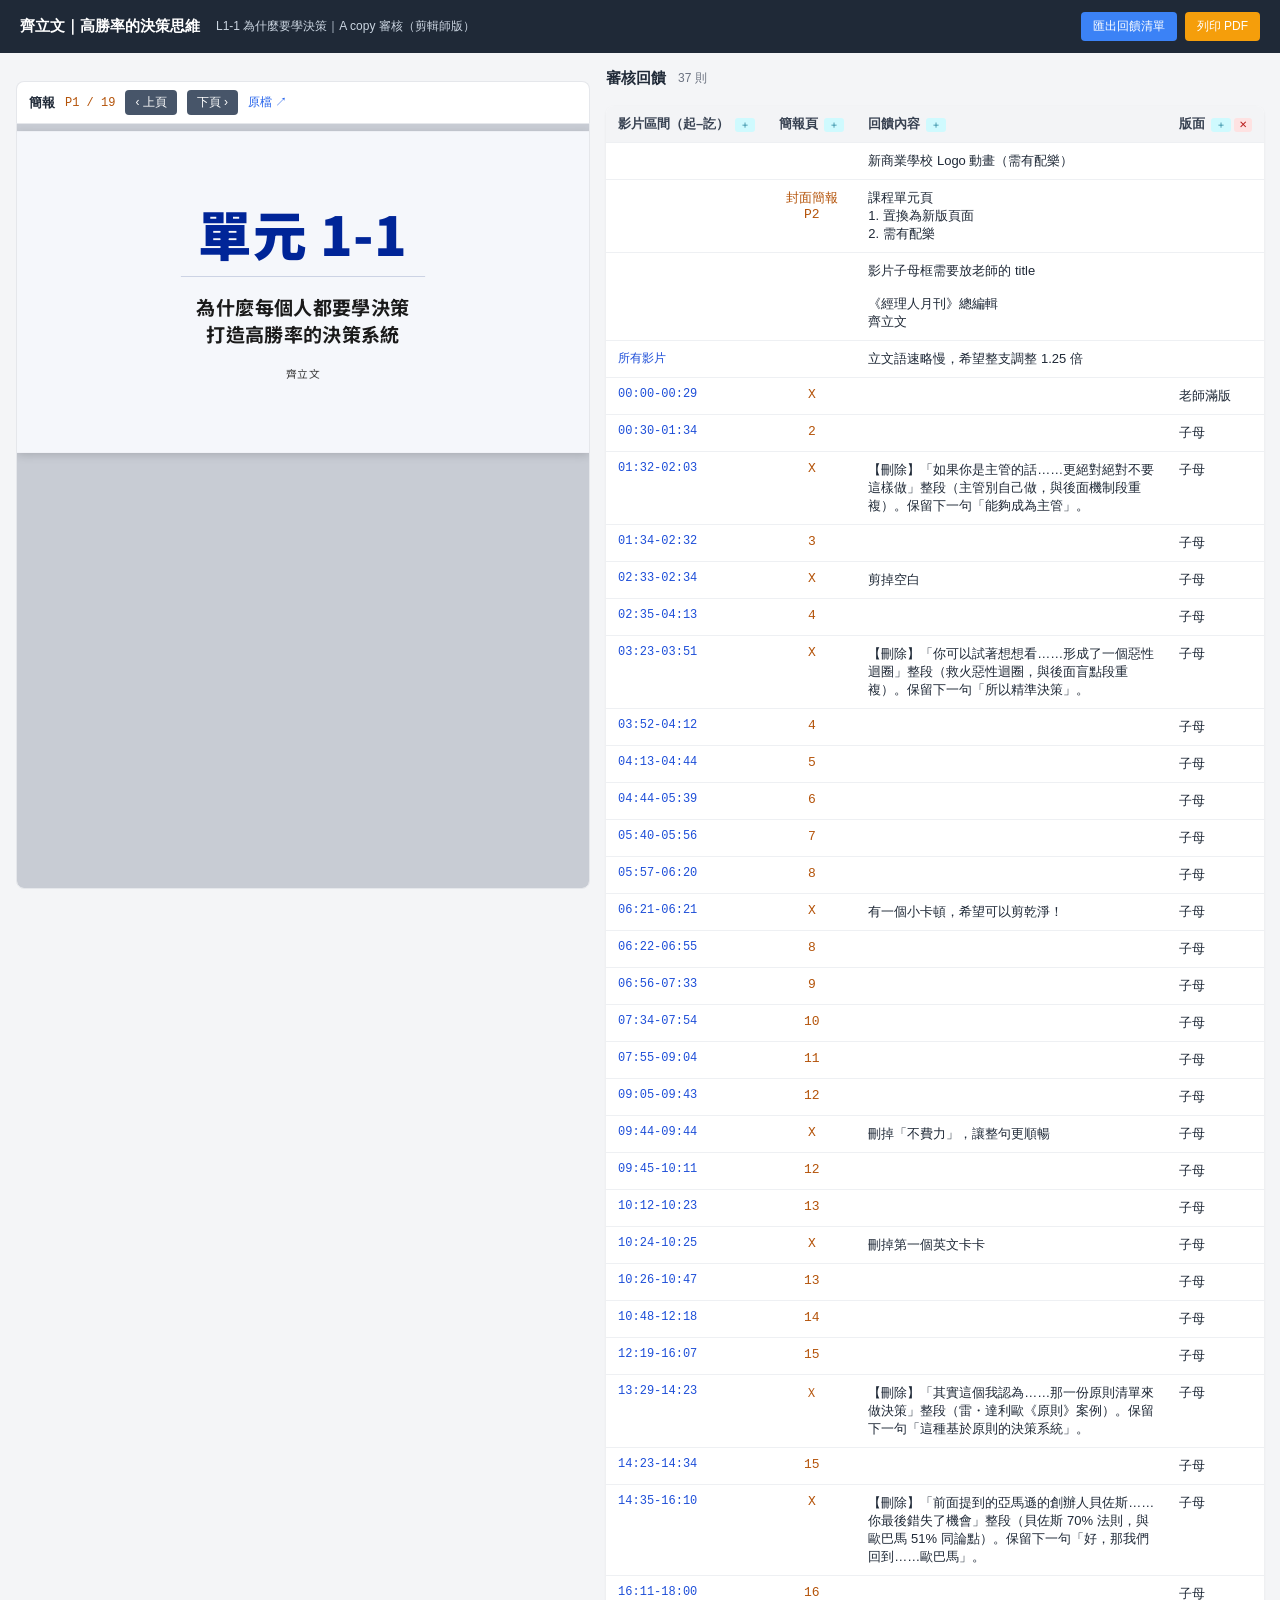
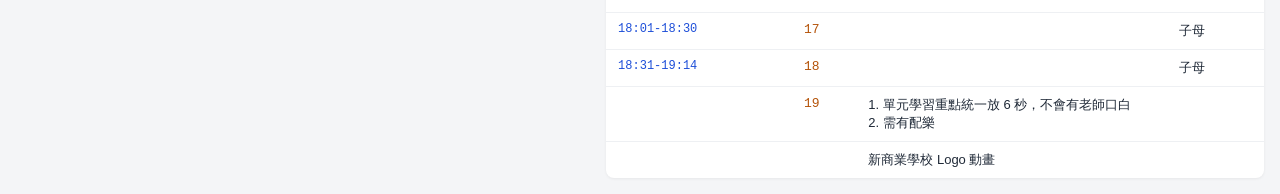
<file: index.html>
<!DOCTYPE html>
<html lang="zh-Hant"><head>
<meta charset="UTF-8">
<meta name="viewport" content="width=device-width, initial-scale=1">
<title>齊立文｜L1-1 A copy 審核</title>
<style>
  * { box-sizing: border-box; }
  body { font-family: -apple-system, "PingFang TC", "Microsoft JhengHei", sans-serif; margin: 0; background: #f4f5f7; color: #1f2937; font-size: 14px; }
  header { background: #1f2937; color: #fff; padding: 12px 20px; display: flex; align-items: center; gap: 16px; flex-wrap: wrap; position: sticky; top: 0; z-index: 100; }
  header h1 { font-size: 15px; margin: 0; font-weight: 600; }
  header .meta { font-size: 12px; color: #cbd5e1; }
  header .btns { margin-left: auto; display: flex; gap: 8px; }
  header button { padding: 6px 12px; border: 0; border-radius: 4px; cursor: pointer; font-size: 12px; color: #fff; }
  .btn-save { background: #10b981; }
  .btn-export { background: #3b82f6; }
  .btn-print { background: #f59e0b; }
  .btn-reset { background: #9333ea; }
  .savetime { font-size: 12px; color: #cbd5e1; margin-left: 8px; }
  .wrap { max-width: 1840px; margin: 0 auto; padding: 16px; display: grid; grid-template-columns: minmax(380px, 46%) 1fr; grid-template-rows: auto 1fr; column-gap: 16px; row-gap: 10px; align-items: start; }
  .stage { grid-column: 1; grid-row: 1 / span 2; position: sticky; top: 60px; height: calc(100vh - 80px); display: flex; flex-direction: column; gap: 12px; }
  .fbhead { grid-column: 2; grid-row: 1; }
  #t { grid-column: 2; grid-row: 2; align-self: start; }
  .col-video { width: 100%; }
  .col-slide { width: 100%; min-height: 0; flex: 1; display: flex; flex-direction: column; }
  @media (max-width: 1200px) { .wrap { display: block; } .stage { position: static; height: auto; } .col-slide { display: block; } .framewrap { display: block; } .frameratio { aspect-ratio: auto; height: auto; padding-top: 56.25%; } }
  .videobox { background: #000; border-radius: 8px 8px 0 0; overflow: hidden; }
  video { width: 100%; display: block; max-height: 36vh; background: #000; }
  .scrubrow { background: #fff; border: 1px solid #e5e7eb; border-bottom: 0; padding: 8px 14px 2px; display: flex; align-items: center; gap: 10px; }
  .scrubrow input[type=range] { flex: 1; height: 6px; cursor: pointer; accent-color: #dc2626; }
  .scrubrow .time { font-family: "SF Mono", Menlo, monospace; font-size: 12px; color: #1f2937; min-width: 110px; text-align: right; }
  .ctrl { background: #fff; border: 1px solid #e5e7eb; border-top: 0; border-radius: 0 0 8px 8px; padding: 8px 14px 12px; display: flex; align-items: center; gap: 8px; flex-wrap: wrap; }
  .ctrl button { padding: 6px 10px; background: #475569; color: #fff; border: 0; border-radius: 4px; cursor: pointer; font-size: 12px; }
  .ctrl button.play { background: #1f2937; min-width: 44px; font-size: 14px; }
  .ctrl button.markStart { background: #dc2626; }
  .ctrl button.markEnd { background: #ef4444; }
  .ctrl select { padding: 5px; border-radius: 4px; border: 1px solid #cbd5e1; }
  .ctrl .pending { font-size: 12px; color: #b91c1c; font-weight: 600; margin-left: 4px; }
  .slidehead { display: flex; align-items: center; gap: 10px; background: #fff; border: 1px solid #e5e7eb; border-bottom: 0; border-radius: 8px 8px 0 0; padding: 8px 12px; }
  .slidehead .lbl { font-weight: 600; font-size: 13px; }
  .slidehead .pg { font-family: "SF Mono", Menlo, monospace; font-size: 12px; color: #b45309; }
  .slidehead button { padding: 4px 10px; background: #475569; color: #fff; border: 0; border-radius: 4px; cursor: pointer; font-size: 12px; }
  .slidehead .sync { margin-left: auto; font-size: 12px; color: #4b5563; display: flex; align-items: center; gap: 4px; cursor: pointer; }
  .slidehead a { font-size: 12px; color: #2563eb; text-decoration: none; }
  .framewrap { background: #fff; border: 1px solid #e5e7eb; border-radius: 0 0 8px 8px; overflow: hidden; flex: 1; min-height: 0; display: flex; justify-content: center; }
  .frameratio { position: relative; height: 100%; aspect-ratio: 16 / 9; max-width: 100%; background: #fff; }
  .frameratio iframe { position: absolute; inset: 0; width: 100%; height: 100%; border: 0; }
  .fbhead { display: flex; align-items: center; gap: 12px; margin: 0 0 8px; flex-wrap: wrap; }
  .fbhead h2 { font-size: 15px; margin: 0; }
  .fbhead .count { font-size: 12px; color: #6b7280; }
  .fbhead .tools { margin-left: auto; display: flex; gap: 8px; }
  .fbhead .tools button { padding: 5px 10px; background: #e5e7eb; border: 0; border-radius: 4px; cursor: pointer; font-size: 12px; }
  .fbhead .tools .btn-col { background: #cffafe; color: #0e7490; }
  table { width: 100%; border-collapse: collapse; background: #fff; border-radius: 8px; overflow: hidden; font-size: 13px; box-shadow: 0 1px 3px rgba(0,0,0,.06); }
  th, td { padding: 9px 12px; border-bottom: 1px solid #eef0f3; vertical-align: top; text-align: left; }
  th { background: #f3f4f6; font-weight: 600; color: #374151; position: relative; white-space: nowrap; }
  th .colctl { display: inline-flex; gap: 3px; margin-left: 6px; vertical-align: middle; }
  th .colctl button { font-size: 10px; line-height: 1; border: 0; border-radius: 3px; cursor: pointer; padding: 2px 5px; }
  th .colctl .addcol { background: #cffafe; color: #0e7490; }
  th .colctl .delcol { background: #fee2e2; color: #b91c1c; }
  th .colname { outline: none; }
  th .colname:focus { background: #fff; box-shadow: 0 0 0 2px #93c5fd; border-radius: 3px; padding: 0 2px; }
  td.range { font-family: "SF Mono", Menlo, monospace; font-size: 12px; white-space: nowrap; color: #1d4ed8; cursor: pointer; min-width: 130px; }
  td.range:hover { background: #eff6ff; }
  td.slide { font-family: "SF Mono", Menlo, monospace; font-size: 13px; text-align: center; min-width: 70px; color: #b45309; cursor: pointer; }
  td.slide:hover { background: #fffbeb; }
  td.fb { width: 100%; }
  td.fb:focus, td.extra:focus, td.slide:focus { outline: 2px solid #93c5fd; outline-offset: -2px; border-radius: 3px; }
  td.extra { min-width: 90px; }
  td.act { white-space: nowrap; text-align: center; min-width: 72px; }
  td.act button { padding: 3px 8px; background: #fee2e2; color: #b91c1c; border: 0; border-radius: 3px; cursor: pointer; font-size: 12px; margin: 0 1px; }
  td.act .addbtn { background: #dcfce7; color: #15803d; }
  th.slide-h, th.act-h { text-align: center; }
  tr:last-child td { border-bottom: 0; }
  .empty td { text-align: center; color: #9ca3af; font-style: italic; padding: 20px; }
  @media print {
    header, .scrubrow, .ctrl, .fbhead .tools, td.act, th.act-h, th .colctl, .slidehead { display: none !important; }
    body { background: #fff; }
    .wrap { max-width: 100%; padding: 0; display: block; }
    .stage { display: none; }
    table { box-shadow: none; border: 1px solid #000; font-size: 11px; }
    th, td { border: 1px solid #888; }
    th { background: #e5e7eb !important; -webkit-print-color-adjust: exact; print-color-adjust: exact; }
    tr { page-break-inside: avoid; }
    @page { margin: 14mm; }
  }

  /* 線上版無影片：藏掉影片框與播放列，讓簡報框撐滿整個 stage 高度 */
  .videobox, .scrubrow, .ctrl { display:none !important; }
</style>
</head>
<body>
<header>
  <h1>齊立文｜高勝率的決策思維</h1>
  <span class="meta">L1-1 為什麼要學決策｜A copy 審核（剪輯師版）</span>
  <div class="btns">
    <button class="btn-export" onclick="exportNotes()">匯出回饋清單</button>
    <button class="btn-print" onclick="window.print()">列印 PDF</button>
    </div>
</header>
<div class="wrap">
  <div class="stage">
    <div class="col-video">
      <div class="videobox">
        <video id="v" data-novideo="1" preload="metadata" playsinline=""></video>
      </div>
      <div class="scrubrow">
        <input type="range" id="scrub" value="0" min="0" max="100" step="0.1" title="拖曳快轉">
        <span class="time" id="time">00:00 / 19:14</span>
      </div>
      <div class="ctrl">
        <button class="play" id="btnPlay" onclick="togglePlay()" title="空白鍵">⏸</button>
        <button onclick="seekRel(-10)">↩ 10s</button>
        <button onclick="seekRel(-3)">↩ 3s</button>
        <button onclick="seekRel(3)">3s →</button>
        <button onclick="seekRel(10)">10s →</button>
        <select onchange="setRate(this.value)" title="播放速度">
          <option value="0.75">0.75×</option>
          <option value="1" selected="">1×</option>
          <option value="1.25">1.25×</option>
          <option value="1.5">1.5×</option>
          <option value="2">2×</option>
        </select>
        <button class="markStart" onclick="markStart()" title="D">✂ 起點 (D)</button>
        <button class="markEnd" onclick="markEnd()" title="F">✂ 終點 (F)</button>
        <span class="pending" id="pending"></span>
      </div>
    </div>
    <div class="col-slide">
      <div class="slidehead">
        <span class="lbl">簡報</span>
        <span class="pg" id="pg">P1 / 18</span>
        <button onclick="prevSlide()">‹ 上頁</button>
        <button onclick="nextSlide()">下頁 ›</button>
        
        <a href="簡報/單元1-1_為什麼要學決策_v2.html" target="_blank">原檔 ↗</a>
      </div>
      <div class="framewrap">
        <div class="frameratio">
          <iframe id="sf" src="簡報/單元1-1_為什麼要學決策_v2.html?embed=1" title="簡報"></iframe>
        </div>
      </div>
    </div>
  </div>
  <div class="fbhead">
    <h2>審核回饋</h2>
    <span class="count" id="count">37 則</span>
    
  </div>
  <table id="t"><thead>
      <tr><th>影片區間（起–訖）</th><th class="slide-h">簡報頁</th><th>回饋內容</th><th><span class="colname">版面</span></th></tr>
    </thead>
    <tbody id="tb"><tr><td class="range" onclick="seekTo(parseRange(this.textContent))" title="點擊跳到此處"><br></td><td class="slide" title="點擊跳到該簡報頁" onclick="jumpPageFromCell(this)"><br></td><td class="fb">新商業學校 Logo 動畫（需有配樂）</td><td class="extra"></td></tr><tr><td class="range" onclick="seekTo(parseRange(this.textContent))" title="點擊跳到此處"></td><td class="slide" title="點擊跳到該簡報頁" onclick="jumpPageFromCell(this)">封面簡報<br>P2</td><td class="fb">課程單元頁<br>1. 置換為新版頁面<br>2. 需有配樂</td><td class="extra"></td></tr><tr><td class="range" onclick="seekTo(parseRange(this.textContent))" title="點擊跳到此處"></td><td class="slide" title="點擊跳到該簡報頁" onclick="jumpPageFromCell(this)"><br></td><td class="fb">影片子母框需要放老師的 title<br><br>《經理人月刊》總編輯<br>齊立文</td><td class="extra"></td></tr><tr><td class="range" onclick="seekTo(parseRange(this.textContent))" title="點擊跳到此處">所有影片</td><td class="slide" title="點擊跳到該簡報頁" onclick="jumpPageFromCell(this)"></td><td class="fb">立文語速略慢，希望整支調整 1.25 倍</td><td class="extra"></td></tr><tr><td class="range" onclick="seekTo(parseRange(this.textContent))" title="點擊跳到此處">00:00-00:29</td><td class="slide" title="點擊跳到該簡報頁" onclick="jumpPageFromCell(this)">X</td><td class="fb"></td><td class="extra">老師滿版</td></tr><tr><td class="range" onclick="seekTo(parseRange(this.textContent))" title="點擊跳到此處">00:30-01:34</td><td class="slide" title="點擊跳到該簡報頁" onclick="jumpPageFromCell(this)">2</td><td class="fb"></td><td class="extra">子母</td></tr><tr><td class="range" onclick="seekTo(parseRange(this.textContent))" title="點擊跳到此處">01:32-02:03</td><td class="slide" title="點擊跳到該簡報頁" onclick="jumpPageFromCell(this)">X</td><td class="fb">【刪除】「如果你是主管的話……更絕對絕對不要這樣做」整段（主管別自己做，與後面機制段重複）。保留下一句「能夠成為主管」。</td><td class="extra">子母</td></tr><tr><td class="range" onclick="seekTo(parseRange(this.textContent))" title="點擊跳到此處">01:34-02:32</td><td class="slide" title="點擊跳到該簡報頁" onclick="jumpPageFromCell(this)">3</td><td class="fb"></td><td class="extra">子母</td></tr><tr><td class="range" onclick="seekTo(parseRange(this.textContent))" title="點擊跳到此處">02:33-02:34</td><td class="slide" title="點擊跳到該簡報頁" onclick="jumpPageFromCell(this)">X</td><td class="fb">剪掉空白</td><td class="extra">子母</td></tr><tr><td class="range" onclick="seekTo(parseRange(this.textContent))" title="點擊跳到此處">02:35-04:13</td><td class="slide" title="點擊跳到該簡報頁" onclick="jumpPageFromCell(this)">4</td><td class="fb"></td><td class="extra">子母</td></tr><tr><td class="range" onclick="seekTo(parseRange(this.textContent))" title="點擊跳到此處">03:23-03:51</td><td class="slide" title="點擊跳到該簡報頁" onclick="jumpPageFromCell(this)">X</td><td class="fb">【刪除】「你可以試著想想看……形成了一個惡性迴圈」整段（救火惡性迴圈，與後面盲點段重複）。保留下一句「所以精準決策」。</td><td class="extra">子母</td></tr><tr><td class="range" onclick="seekTo(parseRange(this.textContent))" title="點擊跳到此處">03:52-04:12</td><td class="slide" title="點擊跳到該簡報頁" onclick="jumpPageFromCell(this)">4</td><td class="fb"></td><td class="extra">子母</td></tr><tr><td class="range" onclick="seekTo(parseRange(this.textContent))" title="點擊跳到此處">04:13-04:44</td><td class="slide" title="點擊跳到該簡報頁" onclick="jumpPageFromCell(this)">5</td><td class="fb"></td><td class="extra">子母</td></tr><tr><td class="range" onclick="seekTo(parseRange(this.textContent))" title="點擊跳到此處">04:44-05:39</td><td class="slide" title="點擊跳到該簡報頁" onclick="jumpPageFromCell(this)">6</td><td class="fb"></td><td class="extra">子母</td></tr><tr><td class="range" onclick="seekTo(parseRange(this.textContent))" title="點擊跳到此處">05:40-05:56</td><td class="slide" title="點擊跳到該簡報頁" onclick="jumpPageFromCell(this)">7</td><td class="fb"></td><td class="extra">子母</td></tr><tr><td class="range" onclick="seekTo(parseRange(this.textContent))" title="點擊跳到此處">05:57-06:20</td><td class="slide" title="點擊跳到該簡報頁" onclick="jumpPageFromCell(this)">8</td><td class="fb"></td><td class="extra">子母</td></tr><tr><td class="range" onclick="seekTo(parseRange(this.textContent))" title="點擊跳到此處">06:21-06:21</td><td class="slide" title="點擊跳到該簡報頁" onclick="jumpPageFromCell(this)">X</td><td class="fb">有一個小卡頓，希望可以剪乾淨！</td><td class="extra">子母</td></tr><tr><td class="range" onclick="seekTo(parseRange(this.textContent))" title="點擊跳到此處">06:22-06:55</td><td class="slide" title="點擊跳到該簡報頁" onclick="jumpPageFromCell(this)">8</td><td class="fb"></td><td class="extra">子母</td></tr><tr><td class="range" onclick="seekTo(parseRange(this.textContent))" title="點擊跳到此處">06:56-07:33</td><td class="slide" title="點擊跳到該簡報頁" onclick="jumpPageFromCell(this)">9</td><td class="fb"></td><td class="extra">子母</td></tr><tr><td class="range" onclick="seekTo(parseRange(this.textContent))" title="點擊跳到此處">07:34-07:54</td><td class="slide" title="點擊跳到該簡報頁" onclick="jumpPageFromCell(this)">10</td><td class="fb"></td><td class="extra">子母</td></tr><tr><td class="range" onclick="seekTo(parseRange(this.textContent))" title="點擊跳到此處">07:55-09:04</td><td class="slide" title="點擊跳到該簡報頁" onclick="jumpPageFromCell(this)">11</td><td class="fb"></td><td class="extra">子母</td></tr><tr><td class="range" onclick="seekTo(parseRange(this.textContent))" title="點擊跳到此處">09:05-09:43</td><td class="slide" title="點擊跳到該簡報頁" onclick="jumpPageFromCell(this)">12</td><td class="fb"></td><td class="extra">子母</td></tr><tr><td class="range" onclick="seekTo(parseRange(this.textContent))" title="點擊跳到此處">09:44-09:44</td><td class="slide" title="點擊跳到該簡報頁" onclick="jumpPageFromCell(this)">X</td><td class="fb">刪掉「不費力」，讓整句更順暢</td><td class="extra">子母</td></tr><tr><td class="range" onclick="seekTo(parseRange(this.textContent))" title="點擊跳到此處">09:45-10:11</td><td class="slide" title="點擊跳到該簡報頁" onclick="jumpPageFromCell(this)">12</td><td class="fb"></td><td class="extra">子母</td></tr><tr><td class="range" onclick="seekTo(parseRange(this.textContent))" title="點擊跳到此處">10:12-10:23</td><td class="slide" title="點擊跳到該簡報頁" onclick="jumpPageFromCell(this)">13</td><td class="fb"></td><td class="extra">子母</td></tr><tr><td class="range" onclick="seekTo(parseRange(this.textContent))" title="點擊跳到此處">10:24-10:25</td><td class="slide" title="點擊跳到該簡報頁" onclick="jumpPageFromCell(this)">X</td><td class="fb">刪掉第一個英文卡卡</td><td class="extra">子母</td></tr><tr><td class="range" onclick="seekTo(parseRange(this.textContent))" title="點擊跳到此處">10:26-10:47</td><td class="slide" title="點擊跳到該簡報頁" onclick="jumpPageFromCell(this)">13</td><td class="fb"></td><td class="extra">子母</td></tr><tr><td class="range" onclick="seekTo(parseRange(this.textContent))" title="點擊跳到此處">10:48-12:18</td><td class="slide" title="點擊跳到該簡報頁" onclick="jumpPageFromCell(this)">14</td><td class="fb"></td><td class="extra">子母</td></tr><tr><td class="range" onclick="seekTo(parseRange(this.textContent))" title="點擊跳到此處">12:19-16:07</td><td class="slide" title="點擊跳到該簡報頁" onclick="jumpPageFromCell(this)">15</td><td class="fb"></td><td class="extra">子母</td></tr><tr><td class="range" onclick="seekTo(parseRange(this.textContent))" title="點擊跳到此處">13:29-14:23</td><td class="slide" title="點擊跳到該簡報頁" onclick="jumpPageFromCell(this)">Ｘ</td><td class="fb">【刪除】「其實這個我認為……那一份原則清單來做決策」整段（雷・達利歐《原則》案例）。保留下一句「這種基於原則的決策系統」。</td><td class="extra">子母</td></tr><tr><td class="range" onclick="seekTo(parseRange(this.textContent))" title="點擊跳到此處">14:23-14:34</td><td class="slide" title="點擊跳到該簡報頁" onclick="jumpPageFromCell(this)">15</td><td class="fb"></td><td class="extra">子母</td></tr><tr><td class="range" onclick="seekTo(parseRange(this.textContent))" title="點擊跳到此處">14:35-16:10</td><td class="slide" title="點擊跳到該簡報頁" onclick="jumpPageFromCell(this)">X</td><td class="fb">【刪除】「前面提到的亞馬遜的創辦人貝佐斯……你最後錯失了機會」整段（貝佐斯 70% 法則，與歐巴馬 51% 同論點）。保留下一句「好，那我們回到……歐巴馬」。</td><td class="extra">子母</td></tr><tr><td class="range" onclick="seekTo(parseRange(this.textContent))" title="點擊跳到此處">16:11-18:00</td><td class="slide" title="點擊跳到該簡報頁" onclick="jumpPageFromCell(this)">16</td><td class="fb"></td><td class="extra">子母</td></tr><tr><td class="range" onclick="seekTo(parseRange(this.textContent))" title="點擊跳到此處">18:01-18:30</td><td class="slide" title="點擊跳到該簡報頁" onclick="jumpPageFromCell(this)">17</td><td class="fb"></td><td class="extra">子母</td></tr><tr><td class="range" onclick="seekTo(parseRange(this.textContent))" title="點擊跳到此處">18:31-19:14</td><td class="slide" title="點擊跳到該簡報頁" onclick="jumpPageFromCell(this)">18<br></td><td class="fb"></td><td class="extra">子母</td></tr><tr><td class="range" onclick="seekTo(parseRange(this.textContent))" title="點擊跳到此處"></td><td class="slide" title="點擊跳到該簡報頁" onclick="jumpPageFromCell(this)">19</td><td class="fb">1. 單元學習重點統一放 6 秒，不會有老師口白<br>2. 需有配樂</td><td class="extra"></td></tr><tr><td class="range" onclick="seekTo(parseRange(this.textContent))" title="點擊跳到此處"></td><td class="slide" title="點擊跳到該簡報頁" onclick="jumpPageFromCell(this)"></td><td class="fb">新商業學校 Logo 動畫</td><td class="extra"></td></tr></tbody></table>
</div>
<script>
const SKEY = 'review_chiliwen_L1-1_v2';
const NPAGES = 19;
const VEND = 1154;
const MAP = [
  { t: 0, page: 1, title: "封面" },
  { t: 33, page: 2, title: "決策的普遍性" },
  { t: 94, page: 3, title: "主管的角色" },
  { t: 159, page: 4, title: "執行力是油門，決策力是方向盤" },
  { t: 253, page: 5, title: "55% 對 45% 的複利" },
  { t: 284, page: 6, title: "決策的難度（歐巴馬）" },
  { t: 347, page: 7, title: "四個心理障礙" },
  { t: 468, page: 8, title: "小結：把事情做對更要做對的事" },
  { t: 561, page: 9, title: "系統一與系統二" },
  { t: 627, page: 10, title: "猴子理論" },
  { t: 720, page: 11, title: "機制與系統（原則＋70%）" },
  { t: 967, page: 12, title: "歐巴馬 51% 流程" },
  { t: 1062, page: 13, title: "DCR 模型" },
  { t: 1091, page: 14, title: "三種工作者轉變" }
];
const EXPORT_TITLE = '齊立文 L1-1 A copy 審核回饋';
const EXPORT_FILE = '齊立文_L1-1_審核回饋.txt';
const SAVE_FILE = '齊立文_L1-1_審核.html';
const v = document.getElementById('v');
const scrub = document.getElementById('scrub');
const sf = document.getElementById('sf');
function fmt(s) { s = Math.max(0, Math.floor(s || 0)); return String(Math.floor(s/60)).padStart(2,'0') + ':' + String(s%60).padStart(2,'0'); }
function parseRange(txt) { const m = txt.match(/(\d+):(\d+)/); return m ? parseInt(m[1])*60 + parseInt(m[2]) : 0; }
function togglePlay() { v.paused ? v.play() : v.pause(); }
function seekRel(d) { v.currentTime = Math.max(0, Math.min(v.duration || 1e9, v.currentTime + d)); }
function setRate(r) { v.playbackRate = parseFloat(r); }
function seekTo(s) { v.currentTime = s; v.play(); }
v.addEventListener('play', () => document.getElementById('btnPlay').textContent = '⏸');
v.addEventListener('pause', () => document.getElementById('btnPlay').textContent = '▶');
let dragging = false;
function updTime() {
  document.getElementById('time').textContent = fmt(v.currentTime) + ' / ' + fmt(v.duration);
  if (!dragging && v.duration) scrub.value = (v.currentTime / v.duration) * 100;
  syncSlide();
}
v.addEventListener('timeupdate', updTime);
v.addEventListener('loadedmetadata', updTime);
scrub.addEventListener('input', () => { dragging = true; if (v.duration) { v.currentTime = (scrub.value/100)*v.duration; } });
scrub.addEventListener('change', () => { dragging = false; });
let curMapIdx = 0;
let frameReady = false;
sf.addEventListener('load', () => { frameReady = true; goToPage(MAP[0].page); });
function goToPage(page) {
  document.getElementById('pg').textContent = 'P' + page + ' / ' + NPAGES;
  if (frameReady && sf.contentWindow) sf.contentWindow.postMessage({ type: 'goto', page: page }, '*');
}
function syncSlide() {
  if (!document.getElementById('autosync').checked) return;
  let idx = 0;
  for (let i = 0; i < MAP.length; i++) { if (v.currentTime >= MAP[i].t) idx = i; }
  if (idx !== curMapIdx) { curMapIdx = idx; goToPage(MAP[idx].page); }
}
function prevSlide() { if (curMapIdx > 0) { curMapIdx--; seekTo(MAP[curMapIdx].t); goToPage(MAP[curMapIdx].page); } }
function nextSlide() { if (curMapIdx < MAP.length - 1) { curMapIdx++; seekTo(MAP[curMapIdx].t); goToPage(MAP[curMapIdx].page); } }
let pendingStart = null;
function markStart() { pendingStart = v.currentTime; document.getElementById('pending').textContent = '起點 ' + fmt(pendingStart) + '，再按 F'; }
function markEnd() {
  if (pendingStart === null) { alert('請先按「起點 (D)」'); return; }
  let a = Math.floor(pendingStart), b = Math.floor(v.currentTime); if (b < a) [a, b] = [b, a];
  addRow(fmt(a) + '-' + fmt(b), 'X', '', true);
  pendingStart = null; document.getElementById('pending').textContent = '';
}
// 每列尾巴的 ＋：在這一列正下方插入一個空白列，秒數留空、不連動任何其他列
function addRowBelow(btn) {
  clearEmpty();
  const tr = btn.closest('tr');
  const ntr = makeRow('', '', '');
  tr.after(ntr);
  updCount(); autoSave();
  const c = ntr.querySelector('.range'); c.focus();
}
// 補上既有（含快取還原）列尾巴的 ＋ 按鈕
function initActButtons() {
  document.querySelectorAll('#tb tr:not(.empty) td.act').forEach(td => {
    if (td.querySelector('.addbtn')) return;
    const b = document.createElement('button');
    b.className = 'addbtn'; b.textContent = '＋'; b.title = '在此列下方插入一列';
    b.setAttribute('onclick', 'addRowBelow(this)');
    td.insertBefore(b, td.firstChild);
  });
}
function extraColCount() { return Math.max(0, document.querySelectorAll('#t thead th').length - 4); }
function clearEmpty() { const e = document.querySelector('#tb .empty'); if (e) e.remove(); }
function showEmptyIfNone() {
  const tb = document.getElementById('tb');
  if (!tb.querySelector('tr:not(.empty)')) {
    tb.innerHTML = '<tr class="empty"><td colspan="' + document.querySelectorAll('#t thead th').length + '">還沒有回饋。播放影片，按 D／F 標起訖點記下意見。</td></tr>';
  }
}
function makeRow(range, slide, fb) {
  const tr = document.createElement('tr');
  let html =
    '<td class="range" onclick="seekTo(parseRange(this.textContent))" title="點擊跳到此處">' + range + '</td>' +
    '<td class="slide" title="點擊跳到該簡報頁" onclick="jumpPageFromCell(this)">' + (slide || '') + '</td>' +
    '<td class="fb">' + (fb || '') + '</td>';
  for (let i = 0; i < extraColCount(); i++) html += '<td class="extra"></td>';
  html += '';
  tr.innerHTML = html;
  return tr;
}
function jumpPageFromCell(td) {
  const p = parseInt(td.textContent);
  if (!p) return;
  const i = MAP.findIndex(m => m.page === p);
  if (i >= 0) { curMapIdx = i; seekTo(MAP[i].t); }
  goToPage(p);
}
function addRow(range, slide, fb, focus) {
  clearEmpty();
  const r = range || (fmt(v.currentTime) + '-' + fmt(v.currentTime));
  const tr = makeRow(r, slide, fb);
  const tb = document.getElementById('tb');
  const start = parseRange(r);
  const ref = Array.from(tb.querySelectorAll('tr:not(.empty)')).find(row => parseRange(row.querySelector('.range').textContent) > start);
  if (ref) tb.insertBefore(tr, ref); else tb.appendChild(tr);
  updCount(); autoSave();
  if (focus) { const c = tr.querySelector('.fb'); c.focus(); c.scrollIntoView({ behavior: 'smooth', block: 'center' }); }
}
function parseEndOf(tr) {
  const parts = tr.querySelector('.range').textContent.split('-');
  if (parts.length > 1) { const m = parts[1].match(/(\d+):(\d+)/); if (m) return (+m[1]) * 60 + (+m[2]); }
  return parseRange(tr.querySelector('.range').textContent);
}
function addManualRow() {
  clearEmpty();
  const tb = document.getElementById('tb');
  const t = Math.floor(v.currentTime);
  const rows = Array.from(tb.querySelectorAll('tr:not(.empty)'));
  let prev = null;
  rows.forEach(row => { if (parseRange(row.querySelector('.range').textContent) <= t) prev = row; });
  const next = rows.find(row => parseRange(row.querySelector('.range').textContent) > t) || null;
  const endT = next ? parseRange(next.querySelector('.range').textContent) : (prev ? parseEndOf(prev) : VEND);
  const curPage = MAP[curMapIdx] ? MAP[curMapIdx].page : '';
  const tr = makeRow(fmt(t) + '-' + fmt(endT), curPage, '');
  if (next) tb.insertBefore(tr, next); else tb.appendChild(tr);
  if (prev) { const ps = parseRange(prev.querySelector('.range').textContent); prev.querySelector('.range').textContent = fmt(ps) + '-' + fmt(t); }
  updCount(); autoSave();
  const c = tr.querySelector('.fb'); c.focus(); c.scrollIntoView({ behavior: 'smooth', block: 'center' });
}
function delRow(btn) { btn.closest('tr').remove(); showEmptyIfNone(); updCount(); autoSave(); }
function sortRows() {
  const tb = document.getElementById('tb');
  const rows = Array.from(tb.querySelectorAll('tr:not(.empty)'));
  rows.sort((x, y) => parseRange(x.querySelector('.range').textContent) - parseRange(y.querySelector('.range').textContent));
  rows.forEach(r => tb.appendChild(r));
  autoSave();
}
// 已移除「手動編輯區間失焦就自動重排＋連動改秒數」的舊行為，避免覆蓋審核中的秒數。
// 手動改秒數後若要重新排序，請按工具列「依時間排序」（只排序、不改秒數）。
function updCount() { document.getElementById('count').textContent = document.querySelectorAll('#tb tr:not(.empty)').length + ' 則'; }
// 在被點的欄位「右側」就地插入一個新欄；欄名可直接在表頭輸入
function addColumnAt(btn) {
  const th = btn.closest('th');
  const headRow = th.parentNode;
  const idx = Array.from(headRow.children).indexOf(th);
  const nth = document.createElement('th');
  nth.innerHTML = '<span class="colname">新欄位</span>' +
    '';
  th.after(nth);
  document.querySelectorAll('#tb tr').forEach(tr => {
    const empty = tr.querySelector('td[colspan]');
    if (empty) { empty.setAttribute('colspan', headRow.children.length); return; }
    const td = document.createElement('td'); td.className = 'extra'; td.setAttribute('contenteditable', 'true');
    const ref = tr.children[idx + 1] || null;
    tr.insertBefore(td, ref);
  });
  autoSave();
  const nm = nth.querySelector('.colname');
  if (nm) { nm.focus(); const r = document.createRange(); r.selectNodeContents(nm); const s = getSelection(); s.removeAllRanges(); s.addRange(r); }
}
function delColumn(btn) {
  if (!confirm('刪除這個欄位（連同每列的內容）？')) return;
  const th = btn.closest('th');
  const idx = Array.from(th.parentNode.children).indexOf(th);
  th.remove();
  document.querySelectorAll('#tb tr').forEach(tr => {
    const empty = tr.querySelector('td[colspan]');
    if (empty) { empty.setAttribute('colspan', document.querySelectorAll('#t thead th').length); return; }
    if (tr.children[idx]) tr.children[idx].remove();
  });
  autoSave();
}
document.addEventListener('keydown', e => {
  if (e.target.isContentEditable || ['INPUT', 'SELECT', 'TEXTAREA'].includes(e.target.tagName)) { if (e.key === 'Escape') e.target.blur(); return; }
  if (e.key === ' ') { e.preventDefault(); togglePlay(); }
  else if (e.key === 'ArrowLeft') { e.preventDefault(); seekRel(e.shiftKey ? -10 : -3); }
  else if (e.key === 'ArrowRight') { e.preventDefault(); seekRel(e.shiftKey ? 10 : 3); }
  else if (e.code === 'KeyD') { e.preventDefault(); markStart(); }
  else if (e.code === 'KeyF') { e.preventDefault(); markEnd(); }
});
function exportNotes() {
  const rows = Array.from(document.querySelectorAll('#tb tr:not(.empty)'));
  let txt = EXPORT_TITLE + '\n' + '='.repeat(30) + '\n\n';
  if (!rows.length) txt += '（無回饋）\n';
  rows.forEach(r => {
    const range = r.querySelector('.range').textContent.trim();
    const slide = r.querySelector('.slide').textContent.trim();
    const fb = r.querySelector('.fb').textContent.trim();
    txt += '[' + range + ']' + (slide ? '（簡報 P' + slide + '）' : '') + '　' + (fb || '（待填）') + '\n';
  });
  const blob = new Blob([txt], { type: 'text/plain;charset=utf-8' });
  const a = document.createElement('a'); a.href = URL.createObjectURL(blob); a.download = EXPORT_FILE; a.click();
}
function autoSave() {
  clearTimeout(autoSave._t);
  autoSave._t = setTimeout(async () => {
    localStorage.setItem(SKEY, document.getElementById('t').innerHTML);
    const now = new Date();
    document.getElementById('savetime').textContent = '自動存 ' + String(now.getHours()).padStart(2,'0') + ':' + String(now.getMinutes()).padStart(2,'0');
    if (fileHandle) { try { await writeFile(); } catch (e) {} }
  }, 800);
}
document.addEventListener('input', e => { if (e.target.closest('#t')) autoSave(); });
function prefillMapping() {
  clearEmpty();
  const tb = document.getElementById('tb');
  tb.innerHTML = '';
  MAP.forEach((m, i) => {
    const end = i < MAP.length - 1 ? MAP[i + 1].t : VEND;
    tb.appendChild(makeRow(fmt(m.t) + '-' + fmt(end), m.page, ''));
  });
  updCount();
}
function restore() { updCount(); }
// 確保每個資料欄表頭都有「＋／✕」欄位控制項（相容舊快取，不重複）
function initColControls() {
  const headRow = document.querySelector('#t thead tr');
  if (!headRow) return;
  Array.from(headRow.children).forEach((th, i) => {
    if (th.classList.contains('act-h')) return;
    th.querySelectorAll(':scope > .delcol').forEach(b => b.remove());
    if (th.querySelector('.colctl')) return;
    const core = i < 3;
    const ctl = document.createElement('span');
    ctl.className = 'colctl';
    ctl.innerHTML = '<button class="addcol" title="在此欄右側插入新欄" onclick="addColumnAt(this)">＋</button>' +
      (core ? '' : '<button class="delcol" title="刪除此欄" onclick="delColumn(this)">✕</button>');
    th.appendChild(ctl);
  });
}
restore();
initColControls();
initActButtons();
function resetCache() {
  if (!confirm('確定清除本機回饋快取並重新載入？（會還原成初始配對，已存出的檔案不受影響）')) return;
  localStorage.removeItem(SKEY); location.reload();
}
let fileHandle = null;
async function writeFile() {
  const w = await fileHandle.createWritable();
  const clone = document.documentElement.cloneNode(true);
  const p = clone.querySelector('#pending'); if (p) p.textContent = '';
  await w.write('<!DOCTYPE html>\n' + clone.outerHTML);
  await w.close();
}
async function saveFile() {
  try {
    if (!fileHandle) {
      if (!window.showSaveFilePicker) { alert('此瀏覽器不支援直接寫檔，請改用「匯出回饋清單」。\n（建議用 Chrome／Edge 開啟）'); return; }
      fileHandle = await window.showSaveFilePicker({ suggestedName: SAVE_FILE, types: [{ description: 'HTML', accept: { 'text/html': ['.html'] } }] });
    }
    await writeFile();
    const now = new Date();
    document.getElementById('savetime').textContent = '已存檔 ' + String(now.getHours()).padStart(2,'0') + ':' + String(now.getMinutes()).padStart(2,'0');
  } catch (e) { if (e.name !== 'AbortError') alert('存檔失敗：' + e.message); }
}

</script>

<script>
/* 剪輯師線上版：唯讀、無本機影片，停用編輯與存檔 */
function saveFile(){} function resetCache(){} function autoSave(){}
function addRow(){} function delRow(){} function addRowBelow(){} function addManualRow(){}
function sortRows(){} function addColumnAt(){} function delColumn(){}
function markStart(){} function markEnd(){} function initActButtons(){} function initColControls(){}
</script>
<script src="https://hypothes.is/embed.js" async></script>
</body></html>
</file>
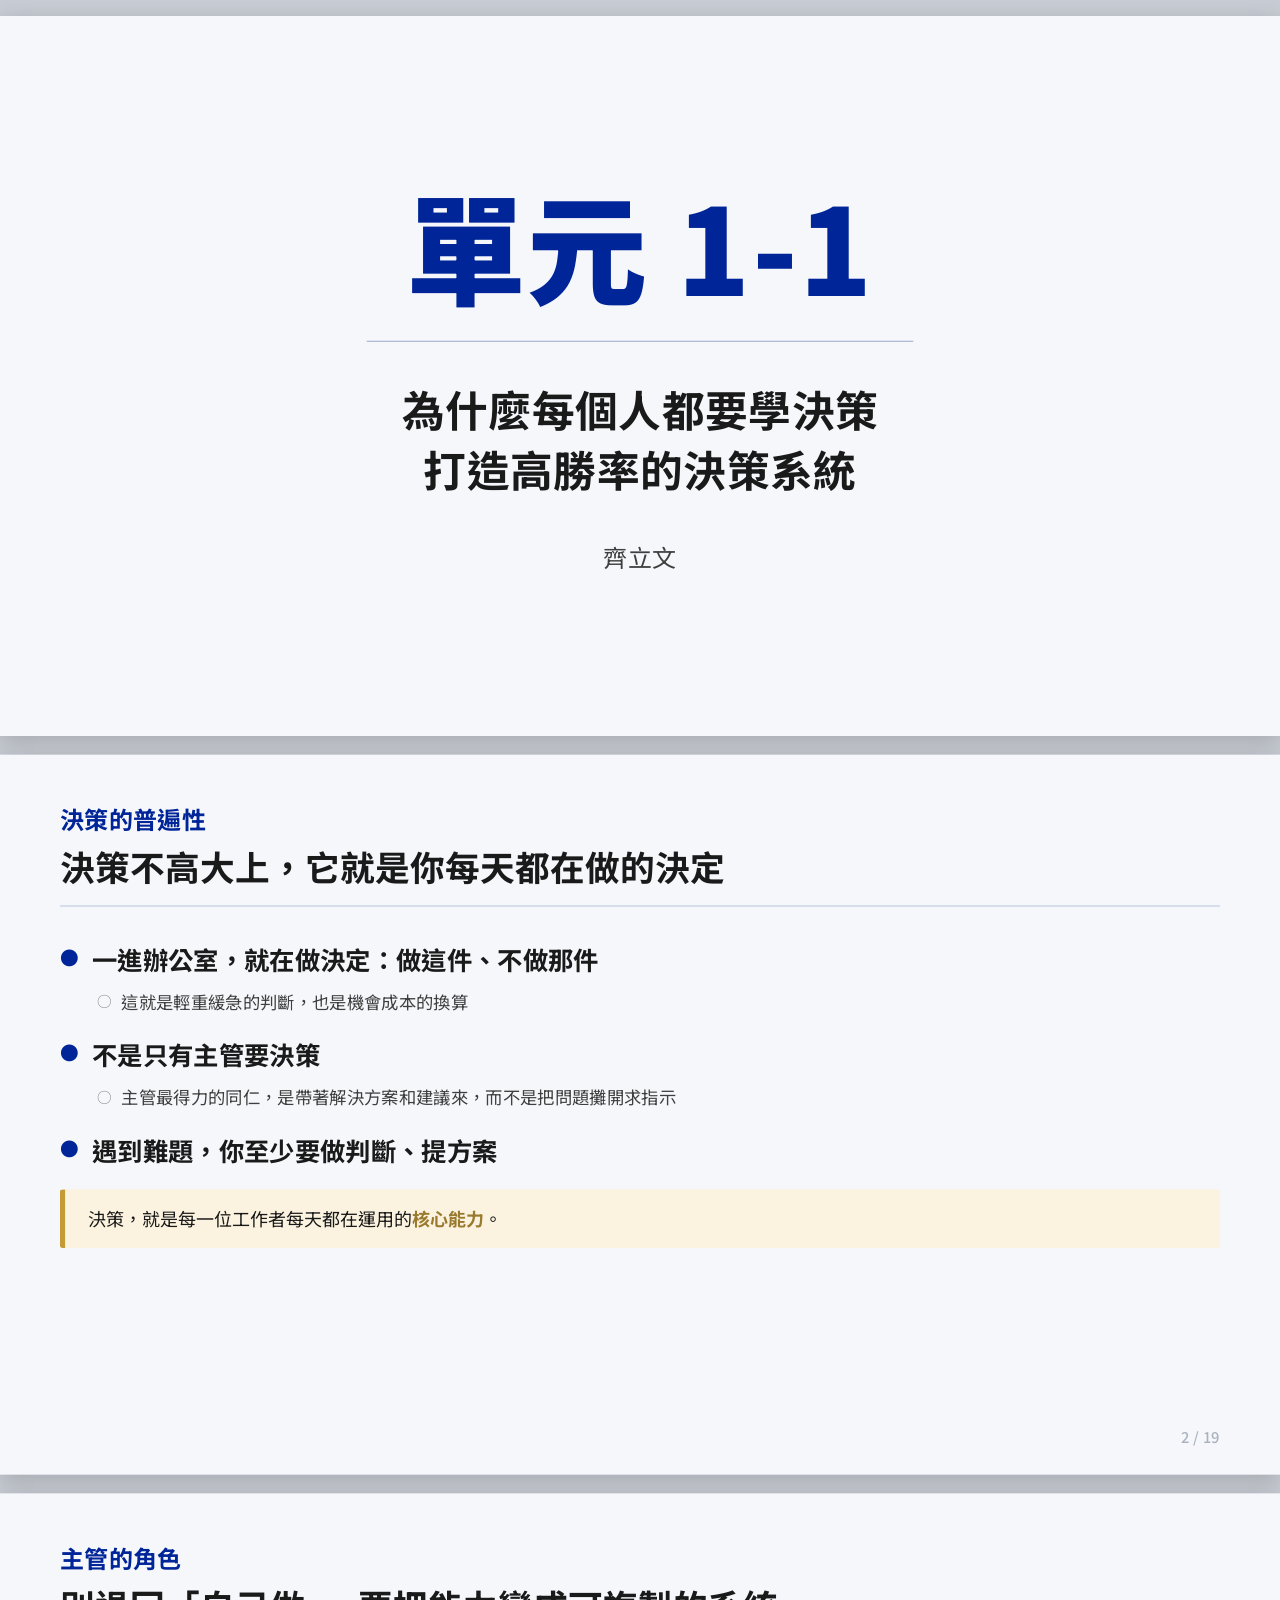
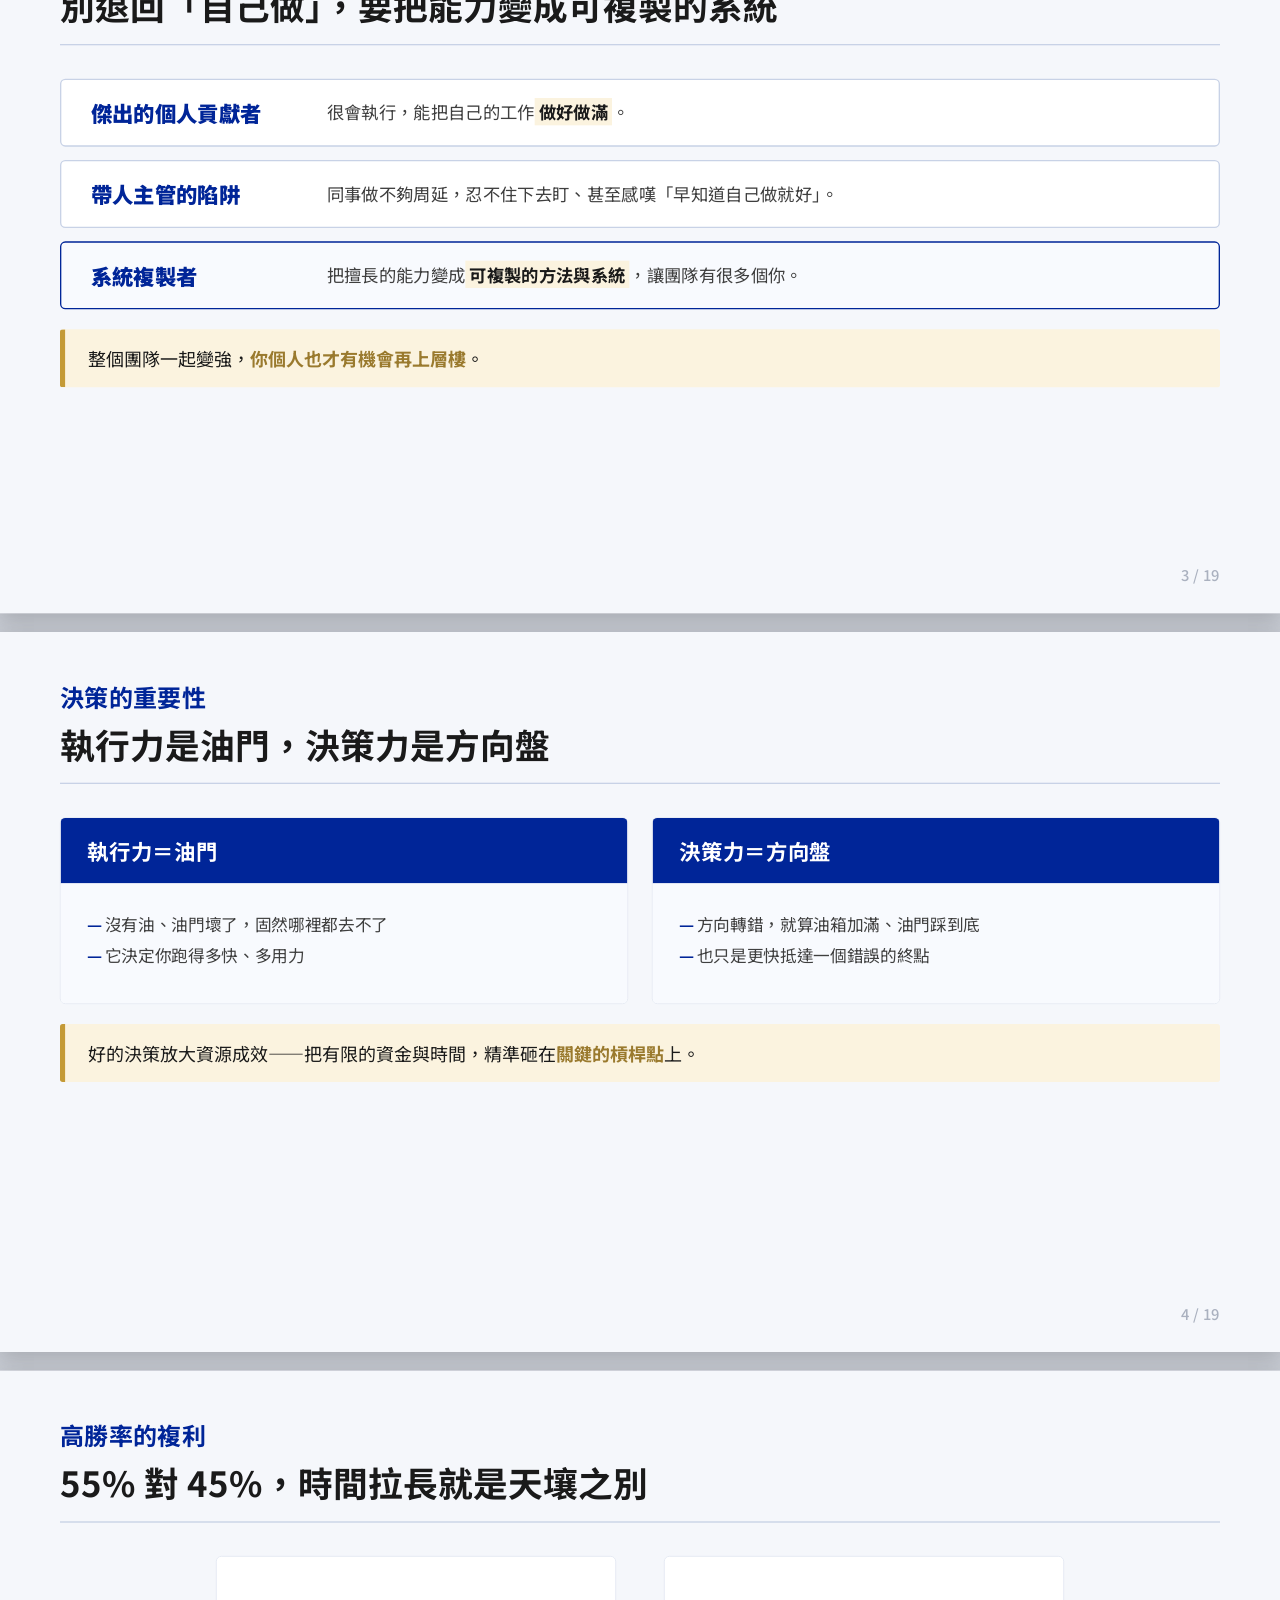
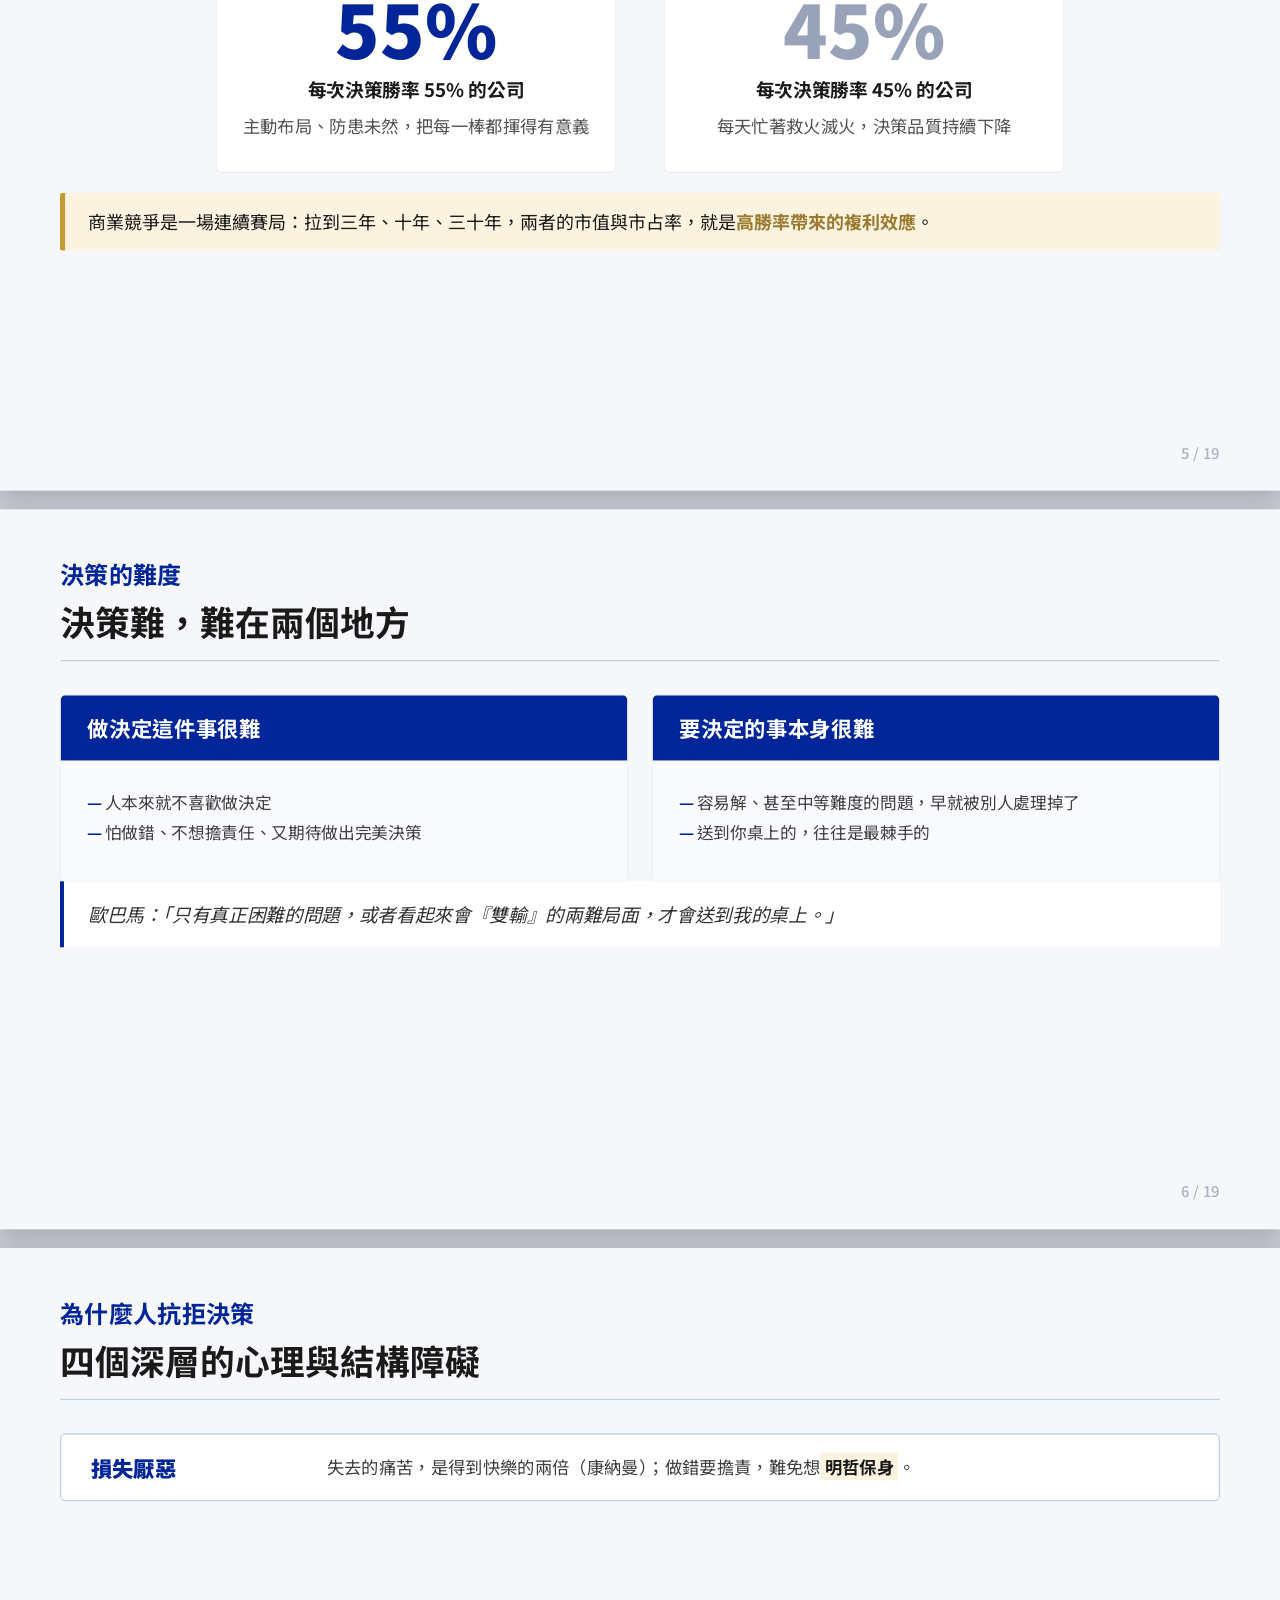
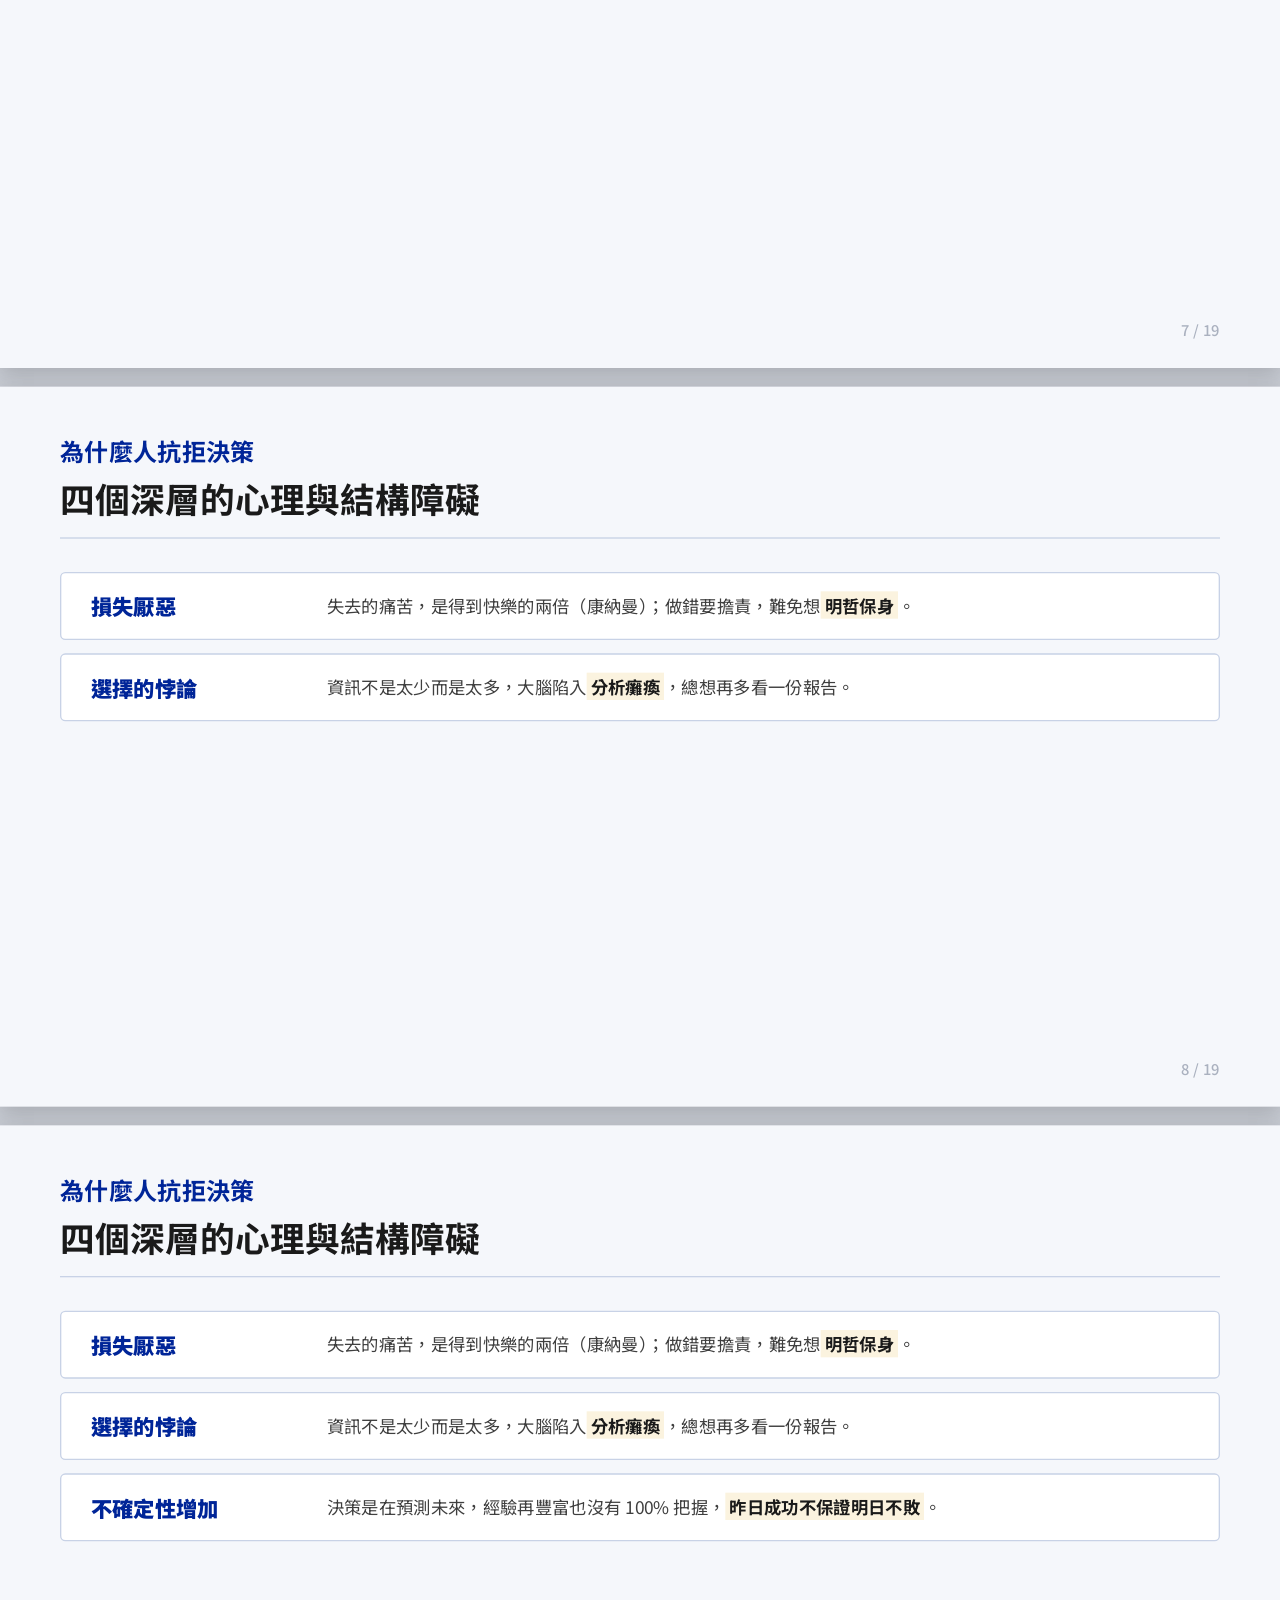
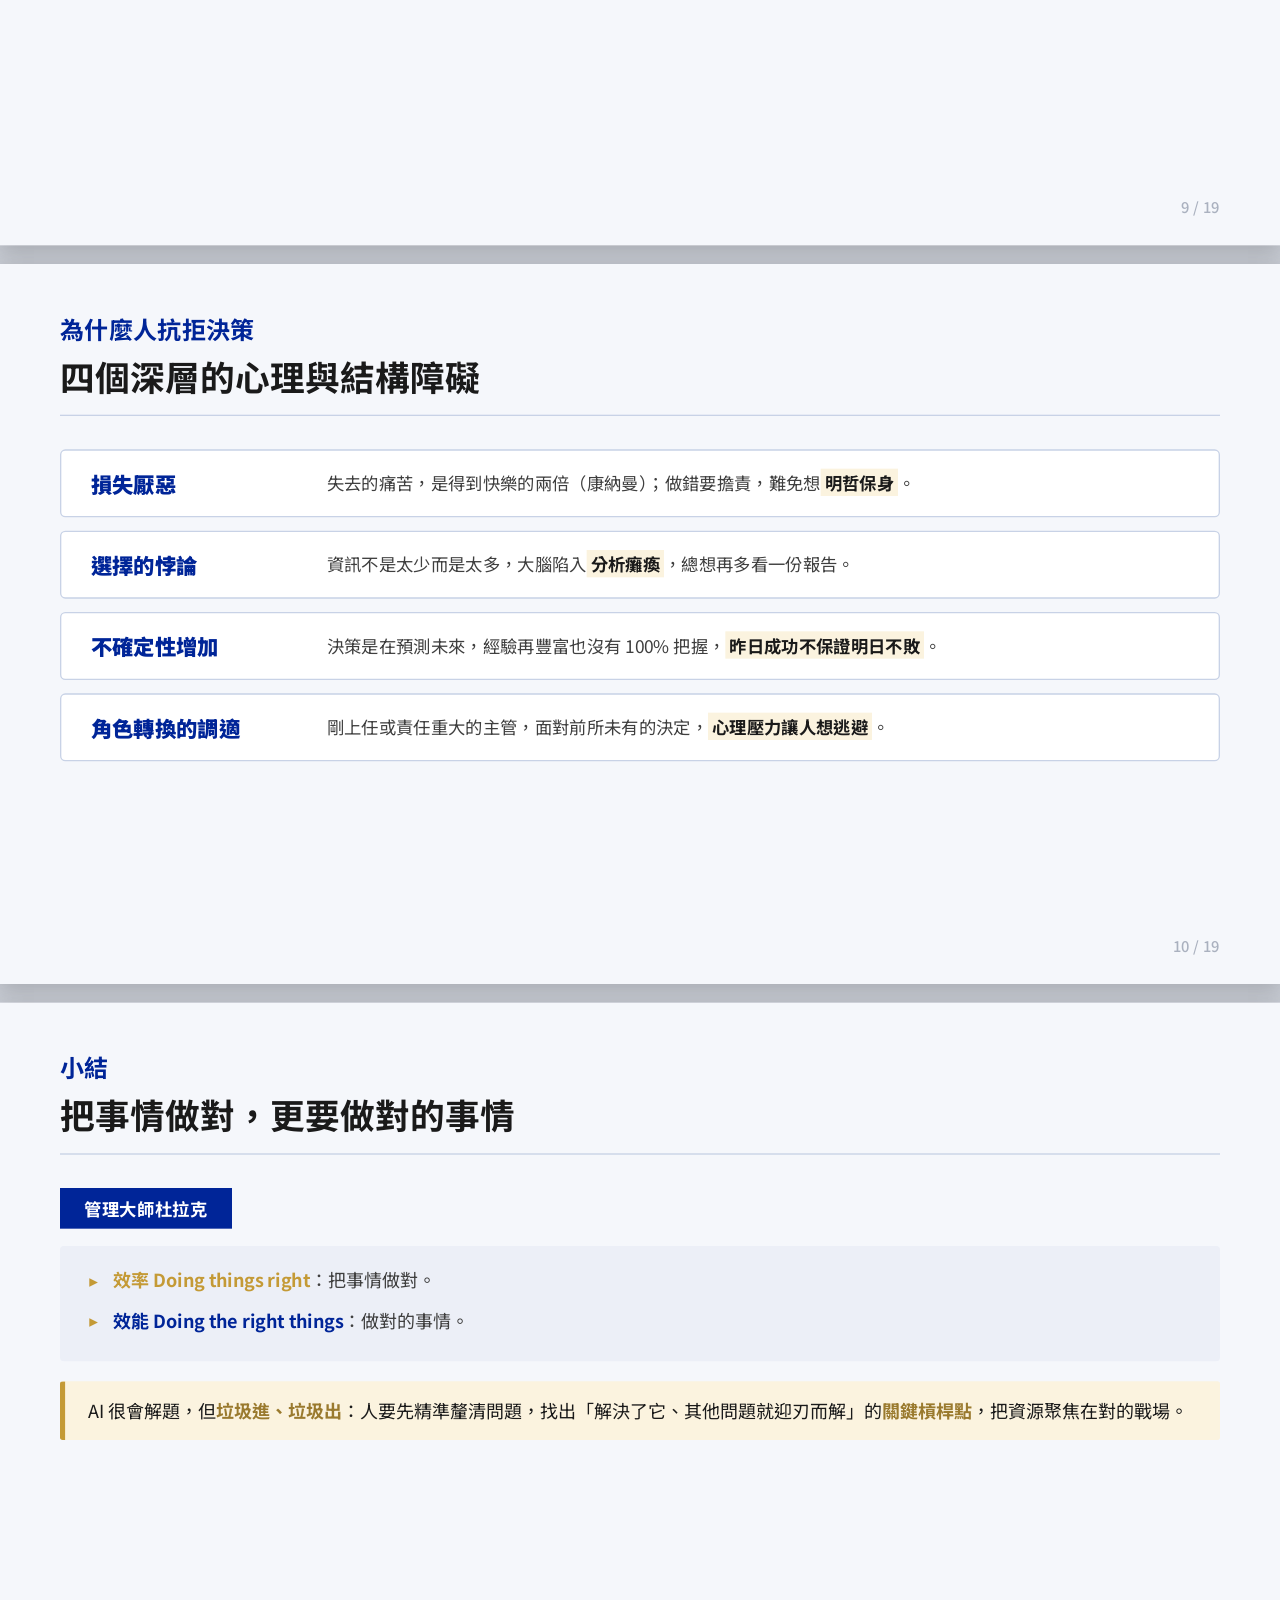
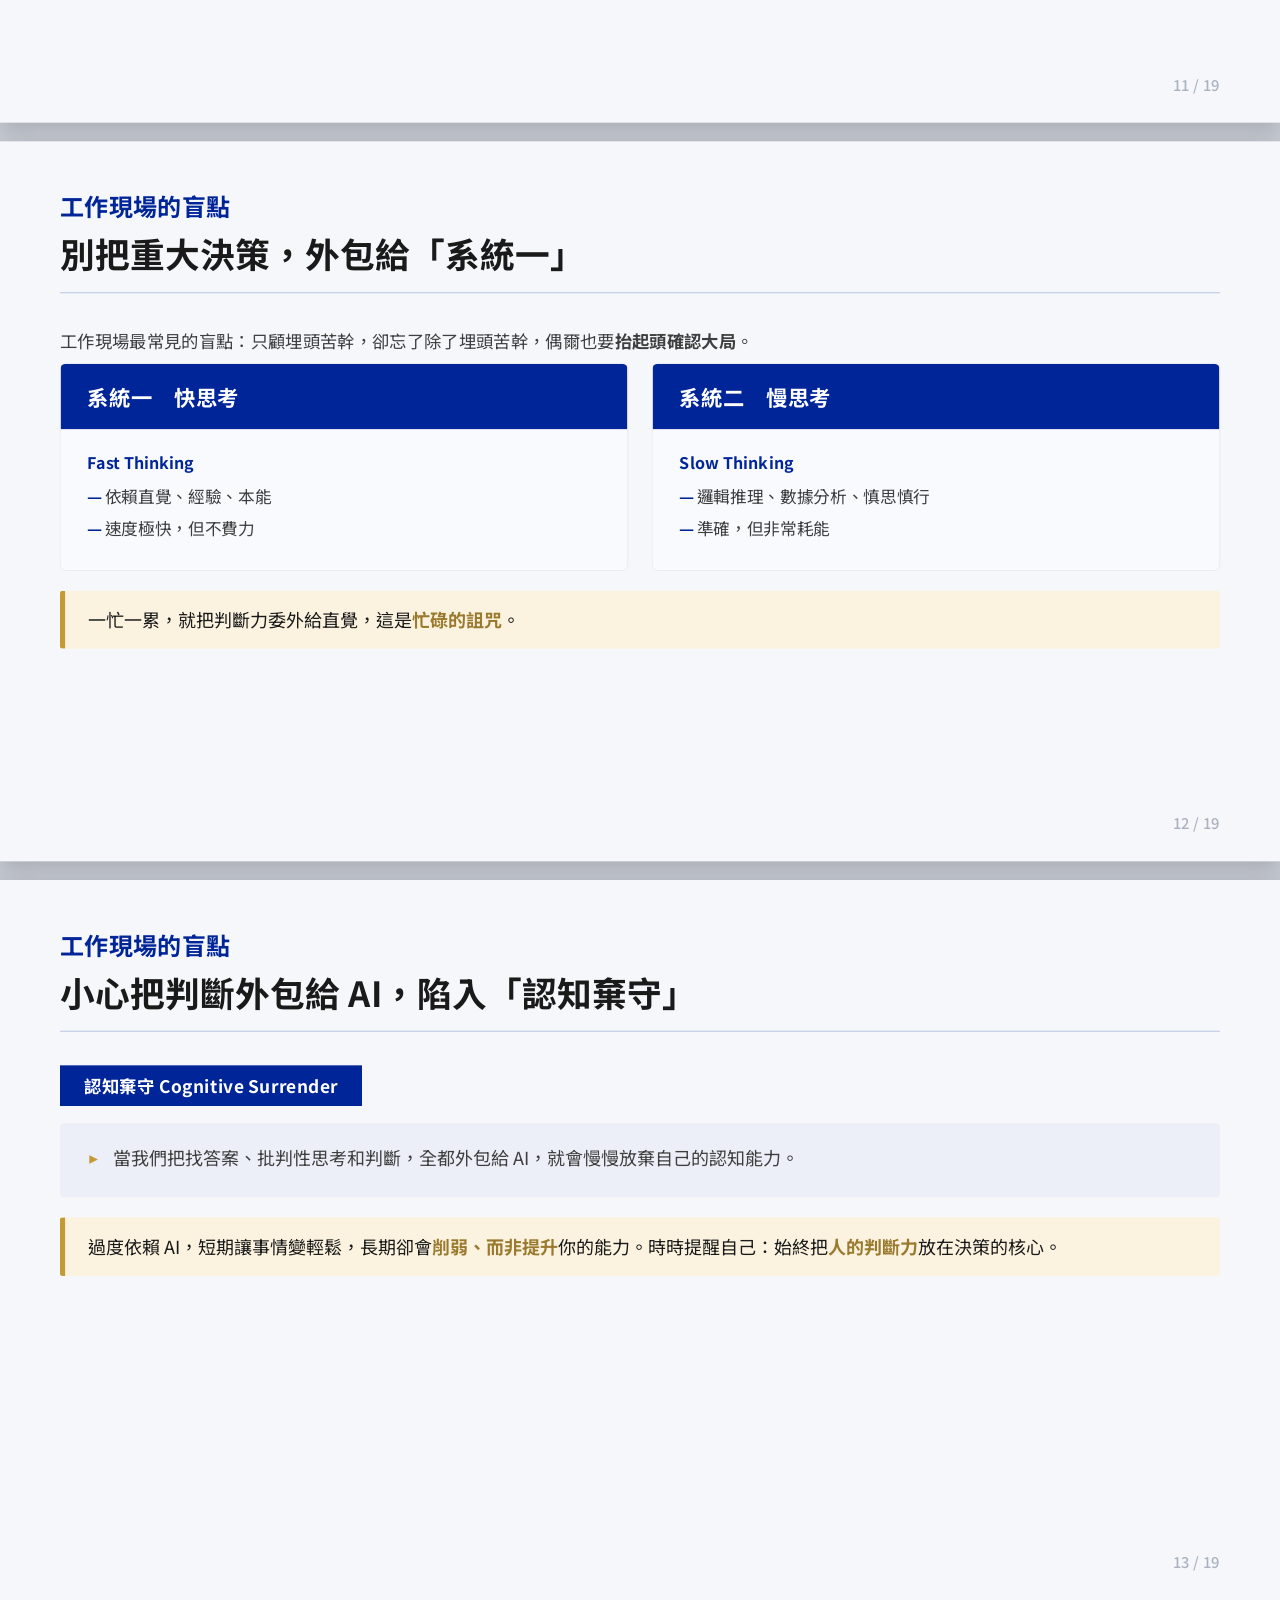
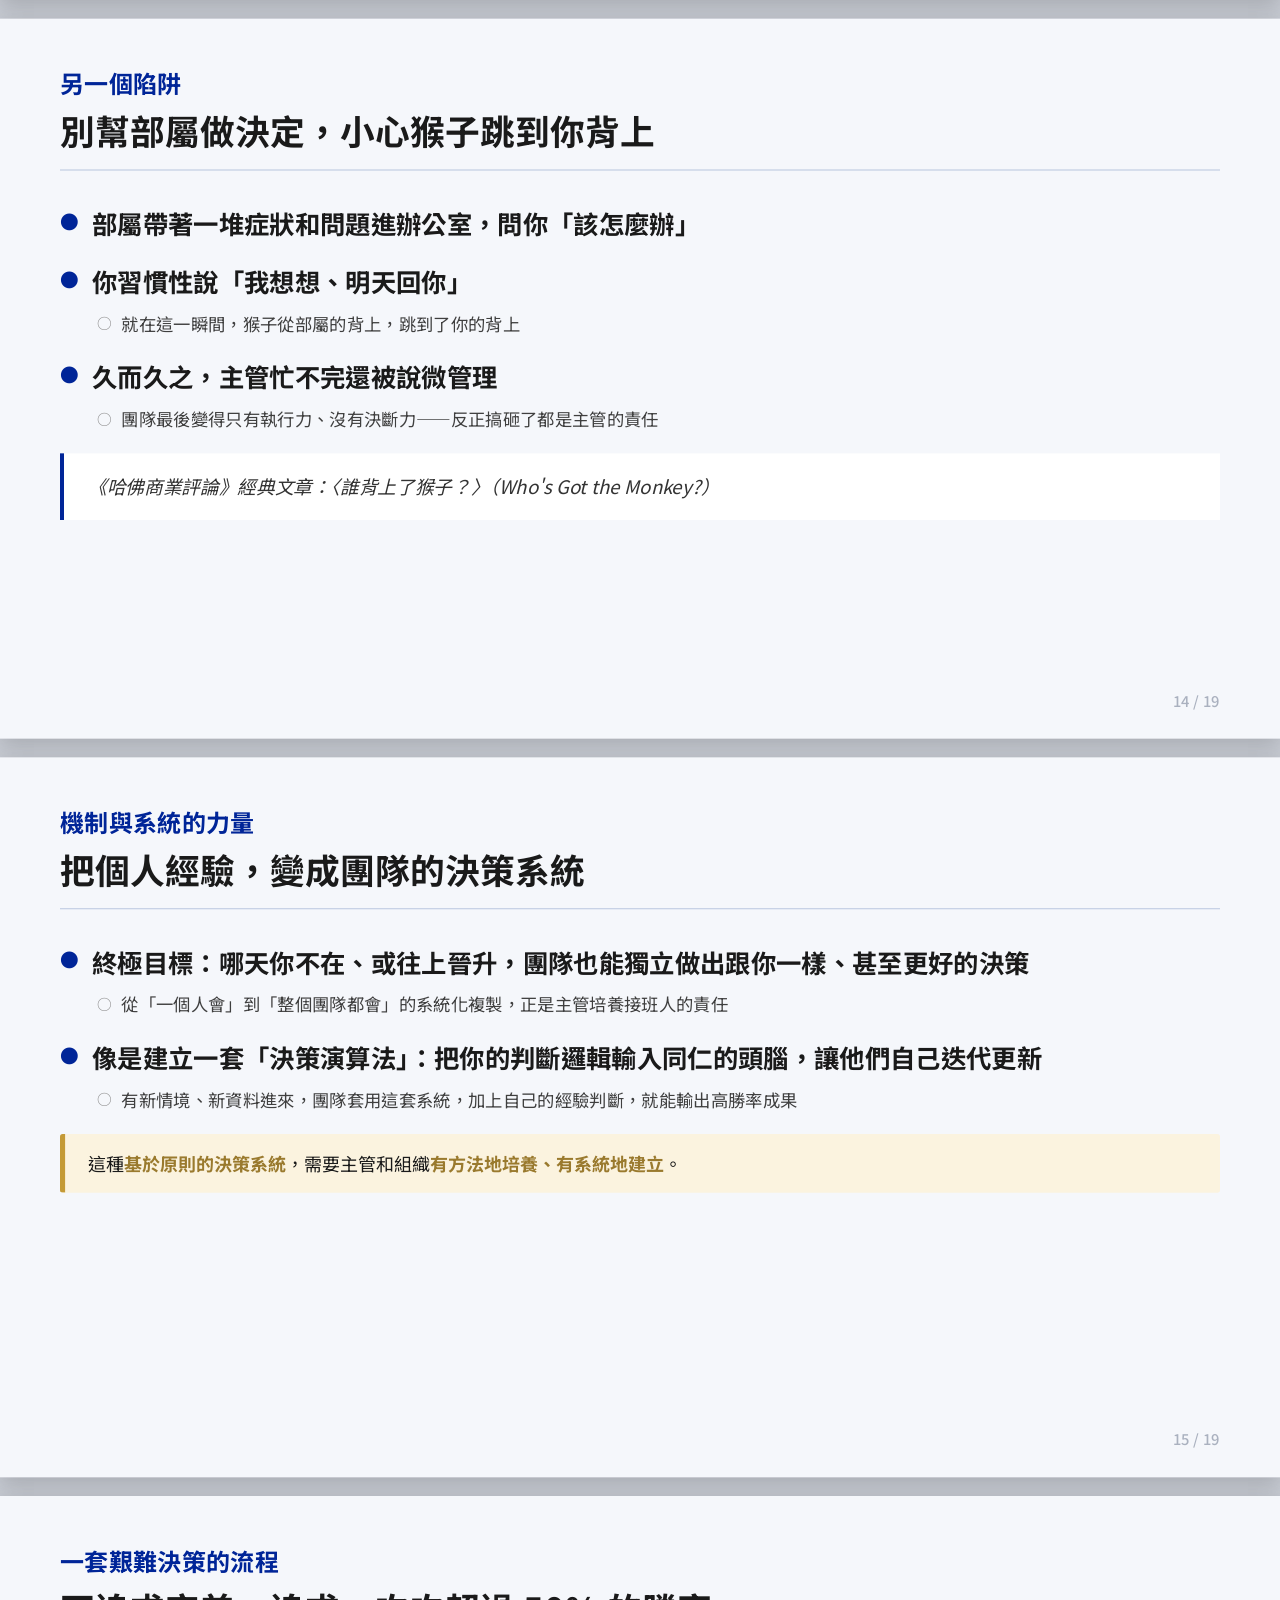
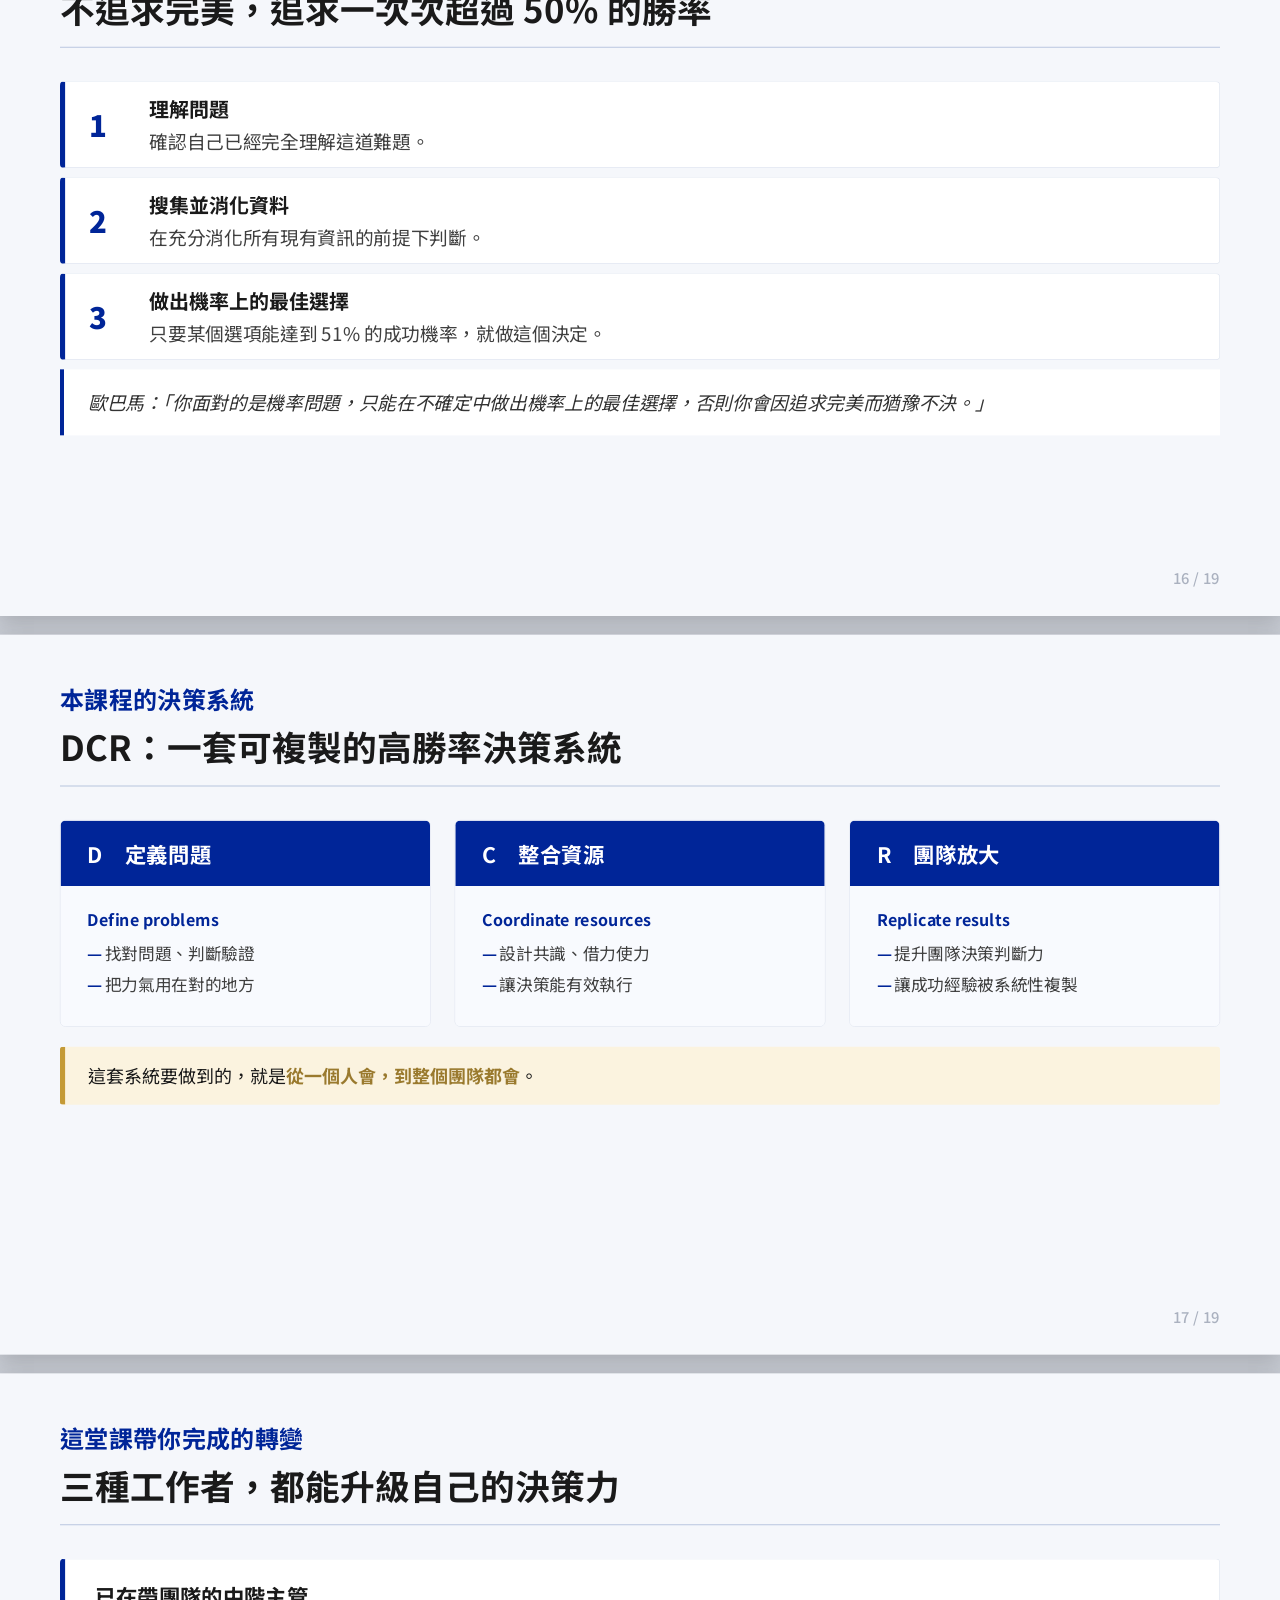
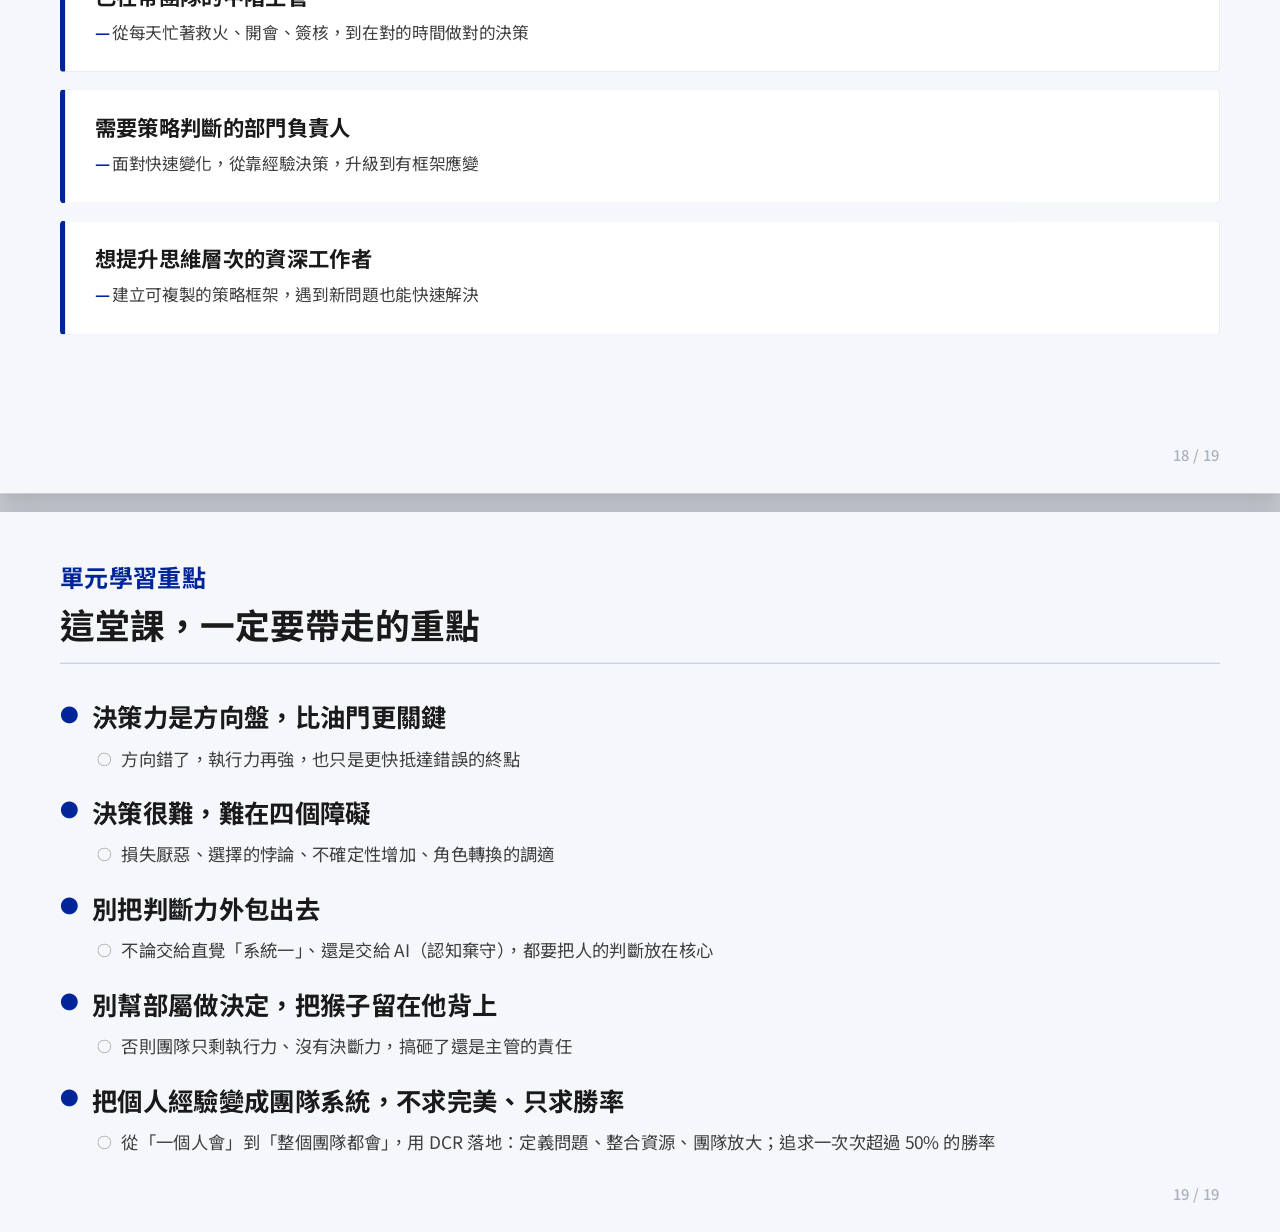
<file: 簡報/單元1-1_為什麼要學決策_v2.html>
<!DOCTYPE html>
<html lang="zh-Hant">
<head>
<meta charset="UTF-8">
<title>單元 1-1 為什麼要學決策（A copy 對齊版）</title>
<link rel="preconnect" href="https://fonts.googleapis.com">
<link rel="preconnect" href="https://fonts.gstatic.com" crossorigin>
<link href="https://fonts.googleapis.com/css2?family=Noto+Sans+TC:wght@400;500;700;900&family=Noto+Sans:wght@400;500;700&display=swap" rel="stylesheet">
<link rel="stylesheet" href="styles.css">
<style>
/* 1-1 專用新元件（不動共用 styles.css，避免影響其他單元） */
.callout-gold {
  background: #FBF3DF; border-left: 8px solid #C49A36;
  padding: 22px 34px; border-radius: 4px; font-size: 27px;
  color: #1a1a1a; line-height: 1.6; margin-top: 30px;
}
.callout-gold strong { color: #9A7A2E; }
.sub-bullets { list-style: none; padding: 0; margin: 10px 0 0; }
.sub-bullets li { position: relative; padding-left: 26px; font-size: 25px; color: #3f3f3f; line-height: 1.55; margin-bottom: 8px; }
.sub-bullets li::before { content: "—"; position: absolute; left: 0; color: #002598; font-weight: 700; }
/* 由上而下的長方框（角色升級／分層） */
.mstack { display: flex; flex-direction: column; gap: 20px; margin-top: 30px; }
.mbar { display: flex; align-items: center; gap: 34px; background: #fff; border: 2px solid #c8d2e6; border-radius: 8px; padding: 26px 44px; }
.mbar.is-top { border-color: #002598; background: #F8FAFE; }
.mbar .mbar-title { flex: 0 0 320px; font-size: 32px; font-weight: 900; color: #002598; }
.mbar .mbar-desc { font-size: 26px; color: #3f3f3f; line-height: 1.55; }
.mbar .mbar-desc .hl { background: #FBF3DF; font-weight: 700; color: #1a1a1a; padding: 2px 6px; }
/* 勝率對比兩欄（置中、等寬、灰字不換行） */
.stats-row.duo { grid-template-columns: auto auto; justify-content: center; gap: 72px; }
.stats-row.duo .stat-card { width: 600px; max-width: none; }
.stats-row.duo .stat-source { white-space: nowrap; }
.stats-row.duo .stat-card.lose .stat-num { color: #98a2b8; }
/* 盲點頁的前導句 */
.lead-note { font-size: 26px; color: #3f3f3f; line-height: 1.6; margin: 18px 0 4px; }
</style>
</head>
<body>
<div id="stage">

<!-- 1 封面 -->
<section class="slide cover">
  <div class="cover-num">單元 1-1</div>
  <div class="cover-divider"></div>
  <div class="cover-title">為什麼每個人都要學決策<br>打造高勝率的決策系統</div>
  <div class="cover-author">齊立文</div>
</section>

<!-- 2 決策的普遍性 -->
<section class="slide">
  <div class="tab">決策的普遍性</div>
  <h1 class="title">決策不高大上，它就是你每天都在做的決定</h1>

  <ul class="bullets">
    <li>一進辦公室，就在做決定：做這件、不做那件
      <ul><li>這就是輕重緩急的判斷，也是機會成本的換算</li></ul>
    </li>
    <li>不是只有主管要決策
      <ul><li>主管最得力的同仁，是帶著解決方案和建議來，而不是把問題攤開求指示</li></ul>
    </li>
    <li>遇到難題，你至少要做判斷、提方案</li>
  </ul>

  <div class="callout-gold">決策，就是每一位工作者每天都在運用的<strong>核心能力</strong>。</div>

  <div class="page-num">2 / 19</div>
</section>

<!-- 3 主管的角色 -->
<section class="slide">
  <div class="tab">主管的角色</div>
  <h1 class="title">別退回「自己做」，要把能力變成可複製的系統</h1>

  <div class="mstack">
    <div class="mbar">
      <div class="mbar-title">傑出的個人貢獻者</div>
      <div class="mbar-desc">很會執行，能把自己的工作<span class="hl">做好做滿</span>。</div>
    </div>
    <div class="mbar">
      <div class="mbar-title">帶人主管的陷阱</div>
      <div class="mbar-desc">同事做不夠周延，忍不住下去盯、甚至感嘆「早知道自己做就好」。</div>
    </div>
    <div class="mbar is-top">
      <div class="mbar-title">系統複製者</div>
      <div class="mbar-desc">把擅長的能力變成<span class="hl">可複製的方法與系統</span>，讓團隊有很多個你。</div>
    </div>
  </div>

  <div class="callout-gold">整個團隊一起變強，<strong>你個人也才有機會再上層樓</strong>。</div>
  <div class="page-num">3 / 19</div>
</section>

<!-- 4 決策的重要性 -->
<section class="slide">
  <div class="tab">決策的重要性</div>
  <h1 class="title">執行力是油門，決策力是方向盤</h1>

  <div class="tools-grid">
    <div class="tool-card">
      <div class="tool-card-header">執行力＝油門</div>
      <div class="tool-card-body">
        <ul class="sub-bullets">
          <li>沒有油、油門壞了，固然哪裡都去不了</li>
          <li>它決定你跑得多快、多用力</li>
        </ul>
      </div>
    </div>
    <div class="tool-card">
      <div class="tool-card-header">決策力＝方向盤</div>
      <div class="tool-card-body">
        <ul class="sub-bullets">
          <li>方向轉錯，就算油箱加滿、油門踩到底</li>
          <li>也只是更快抵達一個錯誤的終點</li>
        </ul>
      </div>
    </div>
  </div>

  <div class="callout-gold">好的決策放大資源成效——把有限的資金與時間，精準砸在<strong>關鍵的槓桿點</strong>上。</div>
  <div class="page-num">4 / 19</div>
</section>

<!-- 5 高勝率的複利 -->
<section class="slide">
  <div class="tab">高勝率的複利</div>
  <h1 class="title">55% 對 45%，時間拉長就是天壤之別</h1>

  <div class="stats-row duo">
    <div class="stat-card">
      <div class="stat-num">55%</div>
      <div class="stat-label">每次決策勝率 55% 的公司</div>
      <div class="stat-source">主動布局、防患未然，把每一棒都揮得有意義</div>
    </div>
    <div class="stat-card lose">
      <div class="stat-num">45%</div>
      <div class="stat-label">每次決策勝率 45% 的公司</div>
      <div class="stat-source">每天忙著救火滅火，決策品質持續下降</div>
    </div>
  </div>

  <div class="callout-gold">商業競爭是一場連續賽局：拉到三年、十年、三十年，兩者的市值與市占率，就是<strong>高勝率帶來的複利效應</strong>。</div>
  <div class="page-num">5 / 19</div>
</section>

<!-- 6 決策的難度 -->
<section class="slide">
  <div class="tab">決策的難度</div>
  <h1 class="title">決策難，難在兩個地方</h1>

  <div class="tools-grid">
    <div class="tool-card">
      <div class="tool-card-header">做決定這件事很難</div>
      <div class="tool-card-body">
        <ul class="sub-bullets">
          <li>人本來就不喜歡做決定</li>
          <li>怕做錯、不想擔責任、又期待做出完美決策</li>
        </ul>
      </div>
    </div>
    <div class="tool-card">
      <div class="tool-card-header">要決定的事本身很難</div>
      <div class="tool-card-body">
        <ul class="sub-bullets">
          <li>容易解、甚至中等難度的問題，早就被別人處理掉了</li>
          <li>送到你桌上的，往往是最棘手的</li>
        </ul>
      </div>
    </div>
  </div>

  <div class="note-quote">歐巴馬：「只有真正困難的問題，或者看起來會『雙輸』的兩難局面，才會送到我的桌上。」</div>
  <div class="page-num">6 / 19</div>
</section>

<!-- 7 四個障礙：損失厭惡 -->
<section class="slide">
  <div class="tab">為什麼人抗拒決策</div>
  <h1 class="title">四個深層的心理與結構障礙</h1>

  <div class="mstack">
    <div class="mbar">
      <div class="mbar-title">損失厭惡</div>
      <div class="mbar-desc">失去的痛苦，是得到快樂的兩倍（康納曼）；做錯要擔責，難免想<span class="hl">明哲保身</span>。</div>
    </div>
  </div>
  <div class="page-num">7 / 19</div>
</section>

<!-- 8 四個障礙：＋選擇的悖論 -->
<section class="slide">
  <div class="tab">為什麼人抗拒決策</div>
  <h1 class="title">四個深層的心理與結構障礙</h1>

  <div class="mstack">
    <div class="mbar">
      <div class="mbar-title">損失厭惡</div>
      <div class="mbar-desc">失去的痛苦，是得到快樂的兩倍（康納曼）；做錯要擔責，難免想<span class="hl">明哲保身</span>。</div>
    </div>
    <div class="mbar">
      <div class="mbar-title">選擇的悖論</div>
      <div class="mbar-desc">資訊不是太少而是太多，大腦陷入<span class="hl">分析癱瘓</span>，總想再多看一份報告。</div>
    </div>
  </div>
  <div class="page-num">8 / 19</div>
</section>

<!-- 9 四個障礙：＋不確定性增加 -->
<section class="slide">
  <div class="tab">為什麼人抗拒決策</div>
  <h1 class="title">四個深層的心理與結構障礙</h1>

  <div class="mstack">
    <div class="mbar">
      <div class="mbar-title">損失厭惡</div>
      <div class="mbar-desc">失去的痛苦，是得到快樂的兩倍（康納曼）；做錯要擔責，難免想<span class="hl">明哲保身</span>。</div>
    </div>
    <div class="mbar">
      <div class="mbar-title">選擇的悖論</div>
      <div class="mbar-desc">資訊不是太少而是太多，大腦陷入<span class="hl">分析癱瘓</span>，總想再多看一份報告。</div>
    </div>
    <div class="mbar">
      <div class="mbar-title">不確定性增加</div>
      <div class="mbar-desc">決策是在預測未來，經驗再豐富也沒有 100% 把握，<span class="hl">昨日成功不保證明日不敗</span>。</div>
    </div>
  </div>
  <div class="page-num">9 / 19</div>
</section>

<!-- 10 四個障礙：＋角色轉換的調適 -->
<section class="slide">
  <div class="tab">為什麼人抗拒決策</div>
  <h1 class="title">四個深層的心理與結構障礙</h1>

  <div class="mstack">
    <div class="mbar">
      <div class="mbar-title">損失厭惡</div>
      <div class="mbar-desc">失去的痛苦，是得到快樂的兩倍（康納曼）；做錯要擔責，難免想<span class="hl">明哲保身</span>。</div>
    </div>
    <div class="mbar">
      <div class="mbar-title">選擇的悖論</div>
      <div class="mbar-desc">資訊不是太少而是太多，大腦陷入<span class="hl">分析癱瘓</span>，總想再多看一份報告。</div>
    </div>
    <div class="mbar">
      <div class="mbar-title">不確定性增加</div>
      <div class="mbar-desc">決策是在預測未來，經驗再豐富也沒有 100% 把握，<span class="hl">昨日成功不保證明日不敗</span>。</div>
    </div>
    <div class="mbar">
      <div class="mbar-title">角色轉換的調適</div>
      <div class="mbar-desc">剛上任或責任重大的主管，面對前所未有的決定，<span class="hl">心理壓力讓人想逃避</span>。</div>
    </div>
  </div>
  <div class="page-num">10 / 19</div>
</section>

<!-- 11 小結 -->
<section class="slide">
  <div class="tab">小結</div>
  <h1 class="title">把事情做對，更要做對的事情</h1>

  <div class="def-label">管理大師杜拉克</div>
  <div class="principle-box">
    <ul class="principle-list">
      <li style="font-size:27px; color:#3f3f3f; line-height:1.7; margin-bottom:16px;">
        <strong class="h-gold">效率 Doing things right</strong>：把事情做對。
      </li>
      <li style="font-size:27px; color:#3f3f3f; line-height:1.7;">
        <strong class="h-blue">效能 Doing the right things</strong>：做對的事情。
      </li>
    </ul>
  </div>

  <div class="callout-gold">AI 很會解題，但<strong>垃圾進、垃圾出</strong>：人要先精準釐清問題，找出「解決了它、其他問題就迎刃而解」的<strong>關鍵槓桿點</strong>，把資源聚焦在對的戰場。</div>
  <div class="page-num">11 / 19</div>
</section>

<!-- 12 工作現場的盲點：系統一／二 -->
<section class="slide">
  <div class="tab">工作現場的盲點</div>
  <h1 class="title">別把重大決策，外包給「系統一」</h1>

  <div class="lead-note">工作現場最常見的盲點：只顧埋頭苦幹，卻忘了除了埋頭苦幹，偶爾也要<strong>抬起頭確認大局</strong>。</div>

  <div class="tools-grid">
    <div class="tool-card">
      <div class="tool-card-header">系統一　快思考</div>
      <div class="tool-card-body">
        <div class="tool-card-en">Fast Thinking</div>
        <ul class="sub-bullets"><li>依賴直覺、經驗、本能</li><li>速度極快，但不費力</li></ul>
      </div>
    </div>
    <div class="tool-card">
      <div class="tool-card-header">系統二　慢思考</div>
      <div class="tool-card-body">
        <div class="tool-card-en">Slow Thinking</div>
        <ul class="sub-bullets"><li>邏輯推理、數據分析、慎思慎行</li><li>準確，但非常耗能</li></ul>
      </div>
    </div>
  </div>

  <div class="callout-gold">一忙一累，就把判斷力委外給直覺，這是<strong>忙碌的詛咒</strong>。</div>
  <div class="page-num">12 / 19</div>
</section>

<!-- 13 認知棄守 -->
<section class="slide">
  <div class="tab">工作現場的盲點</div>
  <h1 class="title">小心把判斷外包給 AI，陷入「認知棄守」</h1>

  <div class="def-label">認知棄守 Cognitive Surrender</div>
  <div class="principle-box">
    <ul class="principle-list">
      <li style="font-size:27px; color:#3f3f3f; line-height:1.7;">
        當我們把找答案、批判性思考和判斷，全都外包給 AI，就會慢慢放棄自己的認知能力。
      </li>
    </ul>
  </div>

  <div class="callout-gold">過度依賴 AI，短期讓事情變輕鬆，長期卻會<strong>削弱、而非提升</strong>你的能力。時時提醒自己：始終把<strong>人的判斷力</strong>放在決策的核心。</div>
  <div class="page-num">13 / 19</div>
</section>

<!-- 14 另一個陷阱：猴子理論 -->
<section class="slide">
  <div class="tab">另一個陷阱</div>
  <h1 class="title">別幫部屬做決定，小心猴子跳到你背上</h1>

  <ul class="bullets">
    <li>部屬帶著一堆症狀和問題進辦公室，問你「該怎麼辦」</li>
    <li>你習慣性說「我想想、明天回你」
      <ul><li>就在這一瞬間，猴子從部屬的背上，跳到了你的背上</li></ul>
    </li>
    <li>久而久之，主管忙不完還被說微管理
      <ul><li>團隊最後變得只有執行力、沒有決斷力——反正搞砸了都是主管的責任</li></ul>
    </li>
  </ul>

  <div class="note-quote">《哈佛商業評論》經典文章：〈誰背上了猴子？〉（Who's Got the Monkey?）</div>
  <div class="page-num">14 / 19</div>
</section>

<!-- 15 機制與系統的力量 -->
<section class="slide">
  <div class="tab">機制與系統的力量</div>
  <h1 class="title">把個人經驗，變成團隊的決策系統</h1>

  <ul class="bullets">
    <li>終極目標：哪天你不在、或往上晉升，團隊也能獨立做出跟你一樣、甚至更好的決策
      <ul><li>從「一個人會」到「整個團隊都會」的系統化複製，正是主管培養接班人的責任</li></ul>
    </li>
    <li>像是建立一套「決策演算法」：把你的判斷邏輯輸入同仁的頭腦，讓他們自己迭代更新
      <ul><li>有新情境、新資料進來，團隊套用這套系統，加上自己的經驗判斷，就能輸出高勝率成果</li></ul>
    </li>
  </ul>

  <div class="callout-gold">這種<strong>基於原則的決策系統</strong>，需要主管和組織<strong>有方法地培養、有系統地建立</strong>。</div>
  <div class="page-num">15 / 19</div>
</section>

<!-- 16 一套艱難決策的流程 -->
<section class="slide">
  <div class="tab">一套艱難決策的流程</div>
  <h1 class="title">不追求完美，追求一次次超過 50% 的勝率</h1>

  <ul class="stage-list">
    <li>
      <div class="stage-num">1</div>
      <div class="stage-body">
        <div class="stage-head">理解問題</div>
        <div class="stage-desc">確認自己已經完全理解這道難題。</div>
      </div>
    </li>
    <li>
      <div class="stage-num">2</div>
      <div class="stage-body">
        <div class="stage-head">搜集並消化資料</div>
        <div class="stage-desc">在充分消化所有現有資訊的前提下判斷。</div>
      </div>
    </li>
    <li>
      <div class="stage-num">3</div>
      <div class="stage-body">
        <div class="stage-head">做出機率上的最佳選擇</div>
        <div class="stage-desc">只要某個選項能達到 51% 的成功機率，就做這個決定。</div>
      </div>
    </li>
  </ul>

  <div class="note-quote">歐巴馬：「你面對的是機率問題，只能在不確定中做出機率上的最佳選擇，否則你會因追求完美而猶豫不決。」</div>
  <div class="page-num">16 / 19</div>
</section>

<!-- 17 DCR -->
<section class="slide">
  <div class="tab">本課程的決策系統</div>
  <h1 class="title">DCR：一套可複製的高勝率決策系統</h1>

  <div class="tools-grid cols-3">
    <div class="tool-card">
      <div class="tool-card-header">D　定義問題</div>
      <div class="tool-card-body">
        <div class="tool-card-en">Define problems</div>
        <ul class="sub-bullets"><li>找對問題、判斷驗證</li><li>把力氣用在對的地方</li></ul>
      </div>
    </div>
    <div class="tool-card">
      <div class="tool-card-header">C　整合資源</div>
      <div class="tool-card-body">
        <div class="tool-card-en">Coordinate resources</div>
        <ul class="sub-bullets"><li>設計共識、借力使力</li><li>讓決策能有效執行</li></ul>
      </div>
    </div>
    <div class="tool-card">
      <div class="tool-card-header">R　團隊放大</div>
      <div class="tool-card-body">
        <div class="tool-card-en">Replicate results</div>
        <ul class="sub-bullets"><li>提升團隊決策判斷力</li><li>讓成功經驗被系統性複製</li></ul>
      </div>
    </div>
  </div>

  <div class="callout-gold">這套系統要做到的，就是<strong>從一個人會，到整個團隊都會</strong>。</div>
  <div class="page-num">17 / 19</div>
</section>

<!-- 18 三種工作者的轉變 -->
<section class="slide">
  <div class="tab">這堂課帶你完成的轉變</div>
  <h1 class="title">三種工作者，都能升級自己的決策力</h1>

  <ul class="action-list">
    <li>
      <div class="head">已在帶團隊的中階主管</div>
      <ul class="sub-bullets"><li>從每天忙著救火、開會、簽核，到在對的時間做對的決策</li></ul>
    </li>
    <li>
      <div class="head">需要策略判斷的部門負責人</div>
      <ul class="sub-bullets"><li>面對快速變化，從靠經驗決策，升級到有框架應變</li></ul>
    </li>
    <li>
      <div class="head">想提升思維層次的資深工作者</div>
      <ul class="sub-bullets"><li>建立可複製的策略框架，遇到新問題也能快速解決</li></ul>
    </li>
  </ul>

  <div class="page-num">18 / 19</div>
</section>

<!-- 19 單元學習重點 -->
<section class="slide">
  <div class="tab">單元學習重點</div>
  <h1 class="title">這堂課，一定要帶走的重點</h1>

  <ul class="bullets">
    <li>決策力是方向盤，比油門更關鍵
      <ul><li>方向錯了，執行力再強，也只是更快抵達錯誤的終點</li></ul>
    </li>
    <li>決策很難，難在四個障礙
      <ul><li>損失厭惡、選擇的悖論、不確定性增加、角色轉換的調適</li></ul>
    </li>
    <li>別把判斷力外包出去
      <ul><li>不論交給直覺「系統一」、還是交給 AI（認知棄守），都要把人的判斷放在核心</li></ul>
    </li>
    <li>別幫部屬做決定，把猴子留在他背上
      <ul><li>否則團隊只剩執行力、沒有決斷力，搞砸了還是主管的責任</li></ul>
    </li>
    <li>把個人經驗變成團隊系統，不求完美、只求勝率
      <ul><li>從「一個人會」到「整個團隊都會」，用 DCR 落地：定義問題、整合資源、團隊放大；追求一次次超過 50% 的勝率</li></ul>
    </li>
  </ul>

  <div class="page-num">19 / 19</div>
</section>

</div>

<script>
function scaleStage() {
  const stage = document.getElementById('stage');
  const scale = Math.min(window.innerWidth / 1920, 1);
  stage.style.transform = 'scale(' + scale + ')';
  document.body.style.height = (stage.offsetHeight * scale) + 'px';
}
window.addEventListener('load', scaleStage);
window.addEventListener('resize', scaleStage);
document.fonts && document.fonts.ready.then(scaleStage);

/* 嵌入遙控：審核頁用 postMessage 控制只顯示某一頁。正常開啟（無 ?embed）不受影響 */
let embedMode = location.search.indexOf('embed') !== -1;
function showOnly(page) {
  embedMode = true;
  const arr = Array.from(document.querySelectorAll('.slide'));
  arr.forEach((s, i) => { s.style.display = (i === page - 1) ? '' : 'none'; });
  scaleStage();
}
window.addEventListener('message', function (e) {
  const d = e.data || {};
  if (d.type === 'goto' && d.page) showOnly(d.page);
});
if (embedMode) window.addEventListener('load', function () { showOnly(1); });
</script>
</body>
</html>
</file>
<file: 簡報/styles.css>
* { margin:0; padding:0; box-sizing:border-box; }
html, body {
  font-family: 'Noto Sans TC', 'Noto Sans', system-ui, -apple-system, sans-serif;
  color: #333;
  background: #c8ccd4;
  -webkit-font-smoothing: antialiased;
  -moz-osx-font-smoothing: grayscale;
}
body {
  padding: 0;
  overflow-x: hidden;
}

/* === 自動縮放容器 === */
#stage {
  width: 1920px;
  transform-origin: 0 0;
  padding: 24px 0 0;
}
.slide { margin-left: auto; margin-right: auto; }

/* === 頁面共用 === */
.slide {
  width: 1920px;
  height: 1080px;
  background: #F5F7FB;
  position: relative;
  margin: 0 auto 28px;
  padding: 70px 90px 90px;
  overflow: hidden;
  box-shadow: 0 8px 32px rgba(0,0,0,0.18);
  transform-origin: top center;
}
.tab {
  color: #002598;
  font-size: 36px;
  font-weight: 700;
  letter-spacing: 0.5px;
  margin-bottom: 12px;
}
.title {
  color: #1a1a1a;
  font-size: 52px;
  font-weight: 700;
  padding-bottom: 24px;
  border-bottom: 2px solid #c8d2e6;
  margin-bottom: 50px;
  letter-spacing: 0.5px;
  line-height: 1.3;
}
.bottom-note {
  position: absolute;
  bottom: 42px;
  left: 90px;
  right: 90px;
  font-size: 26px;
  color: #525252;
  font-style: italic;
}

/* === 條列式 === */
.bullets { list-style: none; padding-left: 0; }
.bullets > li {
  font-size: 38px;
  font-weight: 700;
  color: #1a1a1a;
  margin-bottom: 30px;
  padding-left: 48px;
  position: relative;
  line-height: 1.5;
}
.bullets > li::before {
  content: '●';
  position: absolute;
  left: 0;
  top: 4px;
  color: #002598;
  font-size: 28px;
}
.bullets > li > ul { padding-left: 8px; margin-top: 14px; list-style: none; }
.bullets > li > ul > li {
  font-size: 26px;
  font-weight: 400;
  color: #3f3f3f;
  margin-bottom: 12px;
  padding-left: 36px;
  position: relative;
  line-height: 1.65;
}
.bullets > li > ul > li::before {
  content: '○';
  position: absolute;
  left: 0;
  top: 2px;
  color: #888;
  font-size: 22px;
}

/* === 封面 === */
.cover {
  display: flex;
  flex-direction: column;
  justify-content: center;
  align-items: center;
  text-align: center;
  padding: 0 120px;
}
.cover-num {
  font-size: 180px;
  font-weight: 900;
  color: #002598;
  line-height: 1.1;
  margin-bottom: 30px;
  letter-spacing: 2px;
}
.cover-divider {
  width: 820px;
  height: 2px;
  background: #b0bcd6;
  margin: 16px 0 56px;
}
.cover-title {
  font-size: 64px;
  font-weight: 700;
  color: #1a1a1a;
  margin-bottom: 60px;
  letter-spacing: 1px;
  line-height: 1.4;
}
.cover-author {
  font-size: 36px;
  color: #3f3f3f;
  letter-spacing: 1px;
}

/* === 卡片網格（2×2 或 1×N）=== */
.tools-grid {
  display: grid;
  grid-template-columns: 1fr 1fr;
  gap: 36px;
  margin-top: 14px;
}
.tools-grid.cols-3 { grid-template-columns: 1fr 1fr 1fr; }
.tools-grid.cols-4 { grid-template-columns: 1fr 1fr 1fr 1fr; }
.tool-card {
  background: white;
  border-radius: 8px;
  overflow: hidden;
  border: 1px solid #dde3ef;
}
.tool-card-header {
  background: #002598;
  color: white;
  padding: 26px 40px;
  font-size: 32px;
  font-weight: 700;
  letter-spacing: 0.5px;
}
.tool-card-body {
  padding: 32px 40px 36px;
  background: #F8FAFE;
  min-height: 180px;
}
.tool-card-en {
  font-size: 24px;
  color: #002598;
  font-weight: 700;
  margin-bottom: 14px;
  letter-spacing: 0.3px;
}
.tool-card-desc {
  font-size: 26px;
  color: #333333;
  line-height: 1.6;
}

/* === 方法論分述（簡版）=== */
.def-label {
  display: inline-block;
  background: #002598;
  color: white;
  font-size: 26px;
  font-weight: 700;
  padding: 12px 36px;
  margin-bottom: 26px;
  letter-spacing: 0.5px;
}
.def-text {
  font-size: 38px;
  font-weight: 500;
  color: #1a1a1a;
  margin-bottom: 30px;
  line-height: 1.5;
}
.steps-box {
  background: #ECEFF7;
  padding: 40px 50px;
  border-radius: 6px;
  margin-bottom: 32px;
}
.steps-label {
  display: inline-block;
  background: #C49A36;
  color: white;
  font-size: 24px;
  font-weight: 700;
  padding: 10px 30px;
  margin-bottom: 24px;
  letter-spacing: 0.5px;
}
.steps-list { list-style: none; padding-left: 0; }
.steps-list li {
  font-size: 30px;
  color: #1a1a1a;
  margin-bottom: 16px;
  padding-left: 42px;
  position: relative;
  line-height: 1.6;
}
.steps-list li::before {
  content: '▸';
  position: absolute;
  left: 0;
  color: #C49A36;
  font-size: 28px;
}
.note-quote {
  background: #fff;
  border-left: 6px solid #002598;
  padding: 26px 36px;
  font-size: 28px;
  color: #333;
  line-height: 1.7;
  font-style: italic;
}

/* === 方法論分述（完整版 - 五色塊）=== */
.principle-box {
  background: #ECEFF7;
  padding: 28px 44px;
  margin-bottom: 20px;
  border-radius: 6px;
}
.principle-label {
  display: inline-block;
  background: #C49A36;
  color: white;
  font-size: 24px;
  font-weight: 700;
  padding: 10px 30px;
  margin-bottom: 18px;
  letter-spacing: 0.5px;
}
.principle-list { list-style: none; padding-left: 0; }
.principle-list li {
  font-size: 26px;
  color: #1a1a1a;
  margin-bottom: 10px;
  padding-left: 36px;
  position: relative;
  line-height: 1.55;
}
.principle-list li::before {
  content: '▸';
  position: absolute;
  left: 0;
  color: #C49A36;
  font-size: 26px;
}
.examples-row {
  display: grid;
  grid-template-columns: 1fr 1fr;
  gap: 36px;
  margin-top: 10px;
}
.ex-good, .ex-bad {
  padding: 26px 34px;
  border-radius: 8px;
  min-height: 180px;
}
.ex-good { background: #EAF6EE; border: 2px solid #b8d9bf; }
.ex-bad { background: #FBEAEA; border: 2px solid #e6c0c0; }
.ex-label {
  font-size: 28px;
  font-weight: 700;
  margin-bottom: 18px;
}
.ex-good .ex-label { color: #2E7D32; }
.ex-bad .ex-label { color: #C62828; }
.ex-text {
  font-size: 28px;
  line-height: 1.6;
  color: #333;
}

/* === KTA 三點橫排 === */
.kta-grid {
  display: grid;
  grid-template-columns: 1fr 1fr 1fr;
  gap: 36px;
  margin-top: 60px;
}
.kta-grid.cols-2 { grid-template-columns: 1fr 1fr; }
.kta-grid.cols-4 { grid-template-columns: 1fr 1fr 1fr 1fr; }
.kta-card {
  background: white;
  border: 1px solid #dde3ef;
  border-top: 6px solid #002598;
  border-radius: 6px;
  padding: 44px 36px 48px;
  min-height: 380px;
}
.kta-num {
  font-size: 52px;
  font-weight: 900;
  color: #002598;
  margin-bottom: 18px;
  line-height: 1;
}
.kta-head {
  font-size: 32px;
  font-weight: 700;
  color: #1a1a1a;
  margin-bottom: 18px;
  line-height: 1.4;
}
.kta-text {
  font-size: 26px;
  color: #3f3f3f;
  line-height: 1.7;
}

/* === 行動建議 / 學習重點 條列卡片 === */
.action-list { list-style: none; padding-left: 0; margin-top: 12px; }
.action-list > li {
  background: white;
  border-left: 8px solid #002598;
  padding: 32px 40px 32px 44px;
  margin-bottom: 26px;
  border-radius: 6px;
  border-right: 1px solid #e0e6f0;
  border-top: 1px solid #e0e6f0;
  border-bottom: 1px solid #e0e6f0;
}
.action-list .head {
  font-size: 32px;
  font-weight: 700;
  color: #1a1a1a;
  margin-bottom: 12px;
}
.action-list .desc {
  font-size: 26px;
  color: #3f3f3f;
  line-height: 1.7;
}

/* === 表格 === */
.matrix-table {
  width: 100%;
  border-collapse: collapse;
  margin-top: 14px;
  background: white;
  border-radius: 6px;
  overflow: hidden;
}
.matrix-table thead th {
  background: #002598;
  color: white;
  padding: 22px 28px;
  font-size: 26px;
  font-weight: 700;
  text-align: left;
  letter-spacing: 0.3px;
}
.matrix-table tbody tr:nth-child(odd) { background: #F8FAFE; }
.matrix-table tbody tr:nth-child(even) { background: #F2F4FB; }
.matrix-table tbody td {
  padding: 22px 28px;
  font-size: 26px;
  color: #333;
  line-height: 1.55;
  vertical-align: top;
  border-bottom: 1px solid #e7ecf5;
}
.matrix-table tbody td:first-child {
  font-weight: 700;
  color: #1a1a1a;
  width: 22%;
}
.matrix-table tbody td.highlight {
  color: #002598;
  font-weight: 700;
}

/* === 矩陣四象限 === */
.quadrant {
  display: grid;
  grid-template-columns: 60px 1fr 1fr;
  grid-template-rows: 60px 1fr 1fr;
  gap: 0;
  margin-top: 20px;
  height: 720px;
}
.q-y-axis {
  grid-column: 1;
  grid-row: 1 / span 3;
  display: flex;
  align-items: center;
  justify-content: center;
  writing-mode: vertical-rl;
  font-size: 28px;
  font-weight: 700;
  color: #002598;
}
.q-x-axis {
  grid-column: 2 / span 2;
  grid-row: 1;
  text-align: center;
  font-size: 28px;
  font-weight: 700;
  color: #002598;
  padding-top: 16px;
}
.q-cell {
  border: 1.5px solid #c8d2e6;
  padding: 36px;
  background: white;
  display: flex;
  flex-direction: column;
  justify-content: center;
}
.q-cell .q-num {
  font-size: 48px;
  font-weight: 900;
  color: #002598;
  margin-bottom: 14px;
}
.q-cell .q-title {
  font-size: 38px;
  font-weight: 700;
  color: #1a1a1a;
  margin-bottom: 12px;
}
.q-cell .q-desc {
  font-size: 30px;
  color: #3f3f3f;
  line-height: 1.6;
}

/* === 大數據展示 === */
.stats-row {
  display: grid;
  grid-template-columns: 1fr 1fr 1fr;
  gap: 36px;
  margin-top: 30px;
}
.stat-card {
  background: white;
  border-radius: 8px;
  padding: 50px 36px;
  text-align: center;
  border: 1px solid #dde3ef;
}
.stat-num {
  font-size: 110px;
  font-weight: 900;
  color: #002598;
  line-height: 1;
  margin-bottom: 18px;
}
.stat-label {
  font-size: 28px;
  font-weight: 700;
  color: #1a1a1a;
  margin-bottom: 14px;
}
.stat-source {
  font-size: 26px;
  color: #525252;
  line-height: 1.6;
}

/* === 階段進度（職涯五階段）=== */
.stage-list { list-style: none; padding: 0; margin-top: 10px; }
.stage-list > li {
  display: flex;
  align-items: center;
  background: white;
  border-radius: 6px;
  padding: 18px 36px;
  margin-bottom: 14px;
  border-left: 8px solid #002598;
  border-right: 1px solid #e0e6f0;
  border-top: 1px solid #e0e6f0;
  border-bottom: 1px solid #e0e6f0;
}
.stage-list .stage-num {
  font-size: 44px;
  font-weight: 900;
  color: #002598;
  width: 90px;
  flex-shrink: 0;
  line-height: 1;
}
.stage-list .stage-body { flex: 1; }
.stage-list .stage-head {
  font-size: 30px;
  font-weight: 700;
  color: #1a1a1a;
  margin-bottom: 6px;
}
.stage-list .stage-desc {
  font-size: 28px;
  color: #3f3f3f;
  line-height: 1.5;
}

/* === 進階大人之路（橫向）=== */
.maturity-row {
  display: grid;
  grid-template-columns: 1fr 60px 1fr 60px 1fr;
  align-items: stretch;
  margin-top: 50px;
  gap: 0;
}
.maturity-card {
  background: white;
  border-radius: 8px;
  padding: 56px 40px;
  min-height: 260px;
  text-align: center;
  border: 2px solid #c8d2e6;
  display: flex;
  flex-direction: column;
  justify-content: center;
}
.maturity-card.highlight {
  background: #002598;
  color: white;
  border-color: #002598;
}
.maturity-card .m-title {
  font-size: 42px;
  font-weight: 800;
  margin-bottom: 12px;
}
.maturity-card .m-desc {
  font-size: 28px;
  line-height: 1.6;
  opacity: 0.9;
}
.maturity-card.highlight .m-desc { opacity: 0.85; }
.maturity-arrow {
  display: flex;
  align-items: center;
  justify-content: center;
  text-align: center;
  font-size: 60px;
  color: #b0bcd6;
  font-weight: 300;
}

/* === BIC 範例對話 === */
.bic-example {
  background: white;
  border-radius: 8px;
  padding: 40px 50px;
  border-left: 8px solid #002598;
  margin-top: 14px;
}
.bic-row {
  display: grid;
  grid-template-columns: 70px 1fr;
  align-items: start;
  gap: 24px;
  margin-bottom: 26px;
}
.bic-row:last-child { margin-bottom: 0; }
.bic-tag {
  background: #002598;
  color: white;
  font-size: 24px;
  font-weight: 700;
  padding: 8px 0;
  text-align: center;
  border-radius: 4px;
}
.bic-text {
  font-size: 26px;
  color: #333;
  line-height: 1.7;
  padding-top: 4px;
}

/* === 反面提醒清單（禁忌行為）=== */
.avoid-list {
  list-style: none;
  padding: 0;
  margin-top: 14px;
  display: grid;
  grid-template-columns: 1fr 1fr;
  gap: 24px;
}
.avoid-list > li {
  background: #FBEAEA;
  border: 2px solid #e6c0c0;
  border-radius: 8px;
  padding: 28px 36px;
  display: flex;
  align-items: center;
  gap: 22px;
}
.avoid-list .ax {
  font-size: 36px;
  font-weight: 900;
  color: #C62828;
  line-height: 1;
  flex-shrink: 0;
}
.avoid-list .ax-text {
  font-size: 26px;
  color: #1a1a1a;
  font-weight: 500;
  line-height: 1.5;
}

/* === 備選頁標記 === */
.draft-mark {
  position: absolute;
  top: 36px;
  right: 90px;
  background: #C49A36;
  color: white;
  padding: 10px 26px;
  font-size: 22px;
  font-weight: 700;
  border-radius: 4px;
}

/* === 頁碼 === */
.page-num {
  position: absolute;
  bottom: 42px;
  right: 90px;
  font-size: 22px;
  color: #aab1bf;
  font-weight: 500;
}

/* === 高亮詞 === */
.h-blue { color: #002598; font-weight: 700; }
.h-gold { color: #C49A36; font-weight: 700; }
</file>
